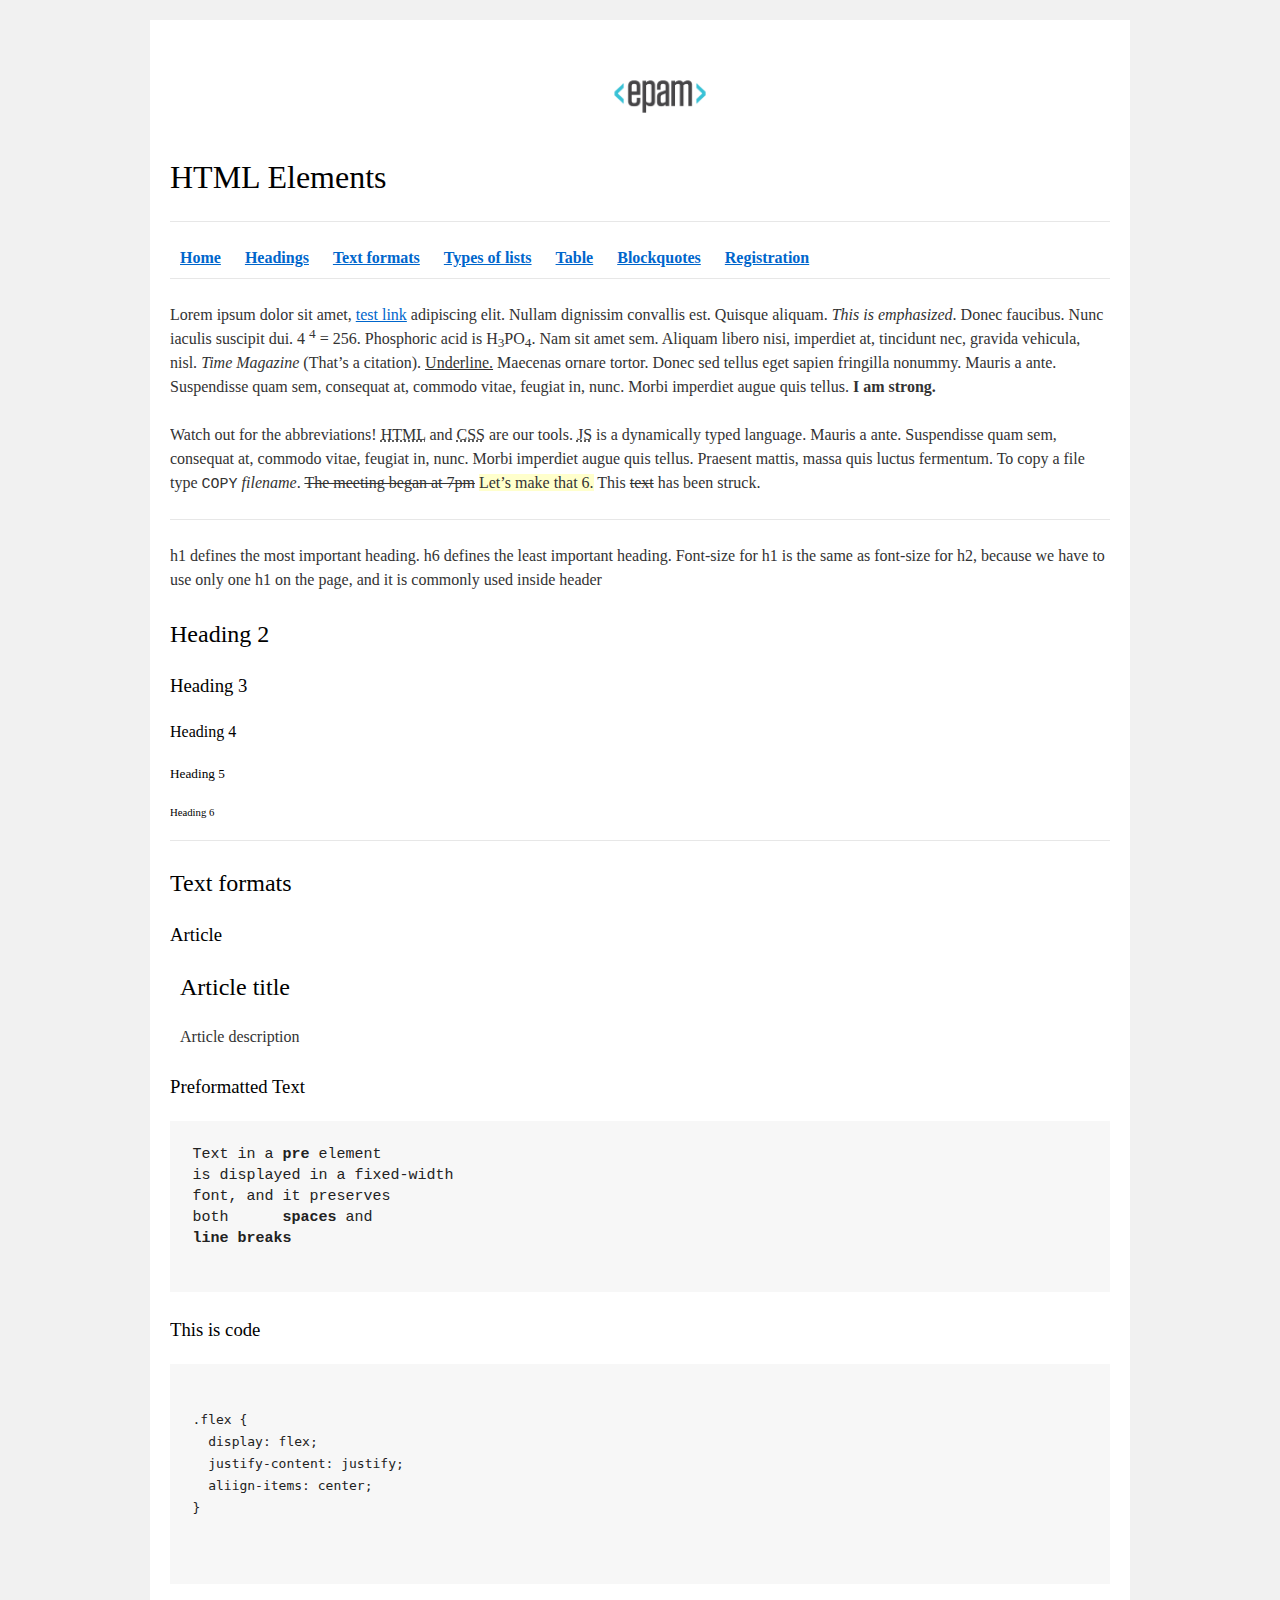
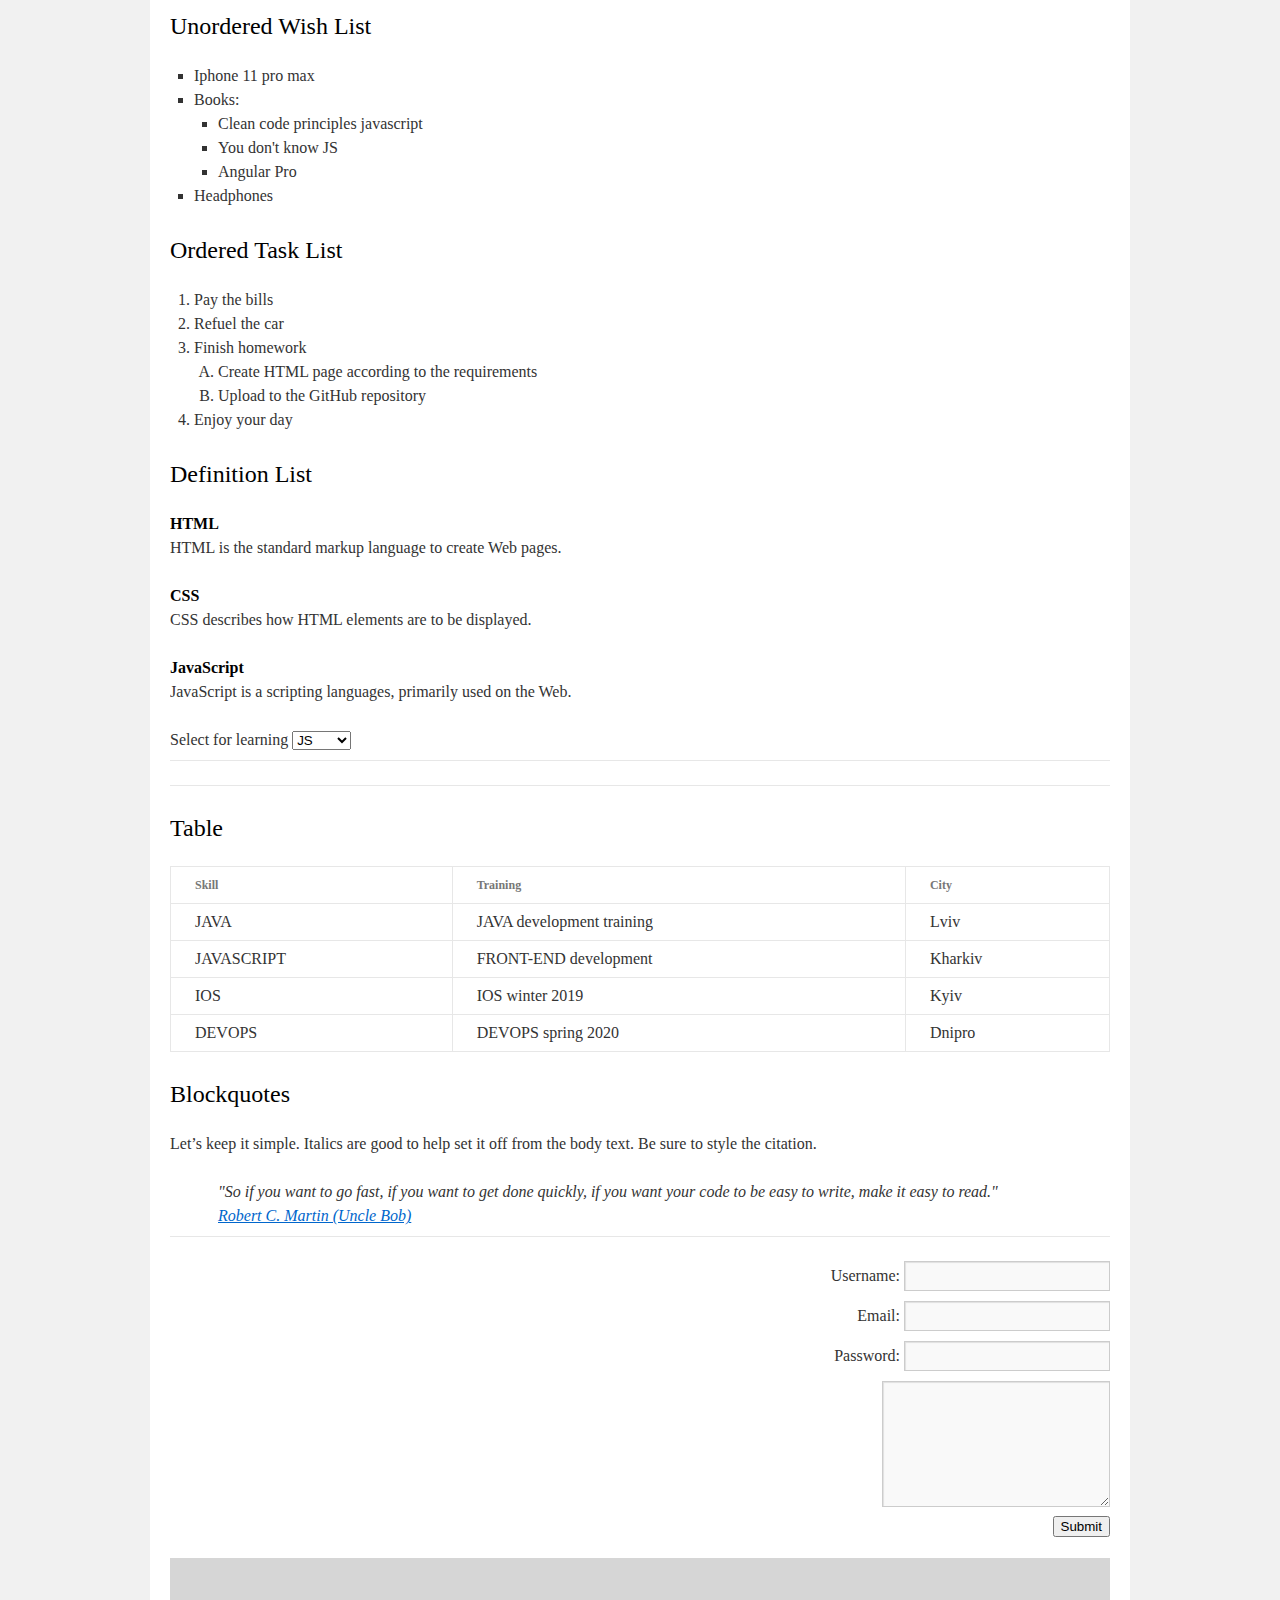
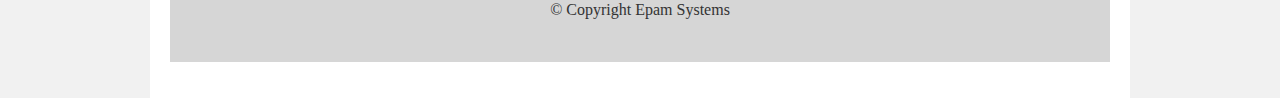
<file: FL12_HW1/homework/index.html>
<!DOCTYPE html>
<html lang="en">

<head>
  <meta charset="utf-8">
  <title>HTML Basics</title>
  <link rel="stylesheet" href="style.css">
</head>

<body>
  <div id="wrapper">
    <div id="main">
      <div id="container">
        <div id="content" role="main">

          <header>
            <img src="logo.png" alt="EPAM">
            <h1>HTML Elements</h1>
            <hr>
            <nav>
              <a href="#Home"><b>Home</b></a>
              <a href="#Headings"><b>Headings</b></a>
              <a href="#TextFormats"><b>Text formats</b></a>
              <a href="#TypesOfLists"><b>Types of lists</b></a>
              <a href="#Table"><b>Table</b></a>
              <a href="#Blockquotes"><b>Blockquotes</b></a>
              <a href="#Registration"><b>Registration</b></a>
            </nav>
          </header>
          <hr>
          <div>
            <div id="Home">
              <p>
                Lorem ipsum dolor sit amet, <a href="#">test link</a> adipiscing elit.
                Nullam dignissim convallis est. Quisque aliquam.
                <em>This is emphasized</em>. Donec faucibus. Nunc iaculis suscipit dui.
                4 <sup>4</sup> = 256.
                Phosphoric acid is H<sub>3</sub>PO<sub>4</sub>.
                Nam sit amet sem. Aliquam libero nisi, imperdiet at, tincidunt nec, gravida vehicula, nisl.
                <i>Time Magazine</i> (That’s a citation). <u>Underline.</u>
                Maecenas ornare tortor. Donec sed tellus eget sapien fringilla nonummy. Mauris a ante. Suspendisse quam
                sem, consequat at, commodo vitae, feugiat in, nunc. Morbi imperdiet augue quis tellus.
                <strong>I am strong.</strong>
              </p>
              <p>
                Watch out for the abbreviations! <abbr title="Hyper Text Markup Language">HTML</abbr>
                and <abbr title="Cascading Style Sheets">CSS</abbr> are our tools.
                <abbr title="JavaScript">JS</abbr> is a dynamically typed language. Mauris a ante.
                Suspendisse quam sem, consequat at, commodo vitae, feugiat in, nunc. Morbi imperdiet augue
                quis tellus. Praesent mattis, massa quis luctus fermentum.
                To copy a file type <kbd>COPY</kbd> <em>filename</em>.
                <del>The meeting began at 7pm</del>
                <ins>Let’s make that 6.</ins>
                This <s>text</s> has been struck.
              </p>
            </div>
            <hr>
            <section id="Headings">
              <p>
                h1 defines the most important heading. h6 defines the least important heading.
                Font-size for h1 is the same as font-size for h2, because we have to use only one h1 on the page,
                and it is commonly used inside header
              </p>
              <h2>Heading 2</h2>
              <h3>Heading 3</h3>
              <h4>Heading 4</h4>
              <h5>Heading 5</h5>
              <h6>Heading 6</h6>
            </section>
            <hr>
            <section id="TextFormats">
              <h2>Text formats</h2>
              <h3>Article</h3>
              <article>
                <h2>Article title</h2>
                <p>Article description</p>
              </article>
              <h3>Preformatted Text</h3>
              <pre>
Text in a <b>pre</b> element
is displayed in a fixed-width
font, and it preserves
both      <b>spaces</b> and
<b>line breaks</b>
              </pre>
              <h3>This is code</h3>
              <pre>
                        <code>
.flex {
  display: flex;
  justify-content: justify;
  aliign-items: center;
}
                        </code>
              </pre>
            </section>

            <section id="TypesOfLists">
              <h2>Unordered Wish List</h2>
              <ul>
                <li>Iphone 11 pro max</li>
                <li>Books:
                  <ul>
                    <li>Clean code principles javascript</li>
                    <li>You don't know JS</li>
                    <li>Angular Pro</li>
                  </ul>
                </li>
                <li>Headphones</li>
              </ul>

              <h2>Ordered Task List</h2>
              <ol>
                <li>Pay the bills</li>
                <li>Refuel the car</li>
                <li>Finish homework
                  <ol>
                    <li>Create HTML page according to the requirements</li>
                    <li>Upload to the GitHub repository</li>
                  </ol>
                </li>
                <li>Enjoy your day</li>
              </ol>

              <h2>Definition List</h2>
              <dl>
                <dt>HTML</dt>
                <dd>HTML is the standard markup language to create Web pages.</dd>
                <dt>CSS</dt>
                <dd>CSS describes how HTML elements are to be displayed.</dd>
                <dt>JavaScript</dt>
                <dd>JavaScript is a scripting languages, primarily used on the Web.</dd>
              </dl>

              <label for="Web">Select for learning</label>
              <select name="SelectForLearning" id="Web">
                <option value="JS">JS</option>
                <option value="HTML">HTML</option>
                <option value="CSS">CSS</option>
              </select>
            </section>
            <hr>
            <hr>
            <section id="Table">
              <h2>Table</h2>
              <table>
                <tr>
                  <th>Skill</th>
                  <th>Training</th>
                  <th>City</th>
                </tr>
                <tr>
                  <td>JAVA</td>
                  <td>JAVA development training</td>
                  <td>Lviv</td>
                </tr>
                <tr>
                  <td>JAVASCRIPT</td>
                  <td>FRONT-END development</td>
                  <td>Kharkiv</td>
                </tr>
                <tr>
                  <td>IOS</td>
                  <td>IOS winter 2019</td>
                  <td>Kyiv</td>
                </tr>
                <tr>
                  <td>DEVOPS</td>
                  <td>DEVOPS spring 2020</td>
                  <td>Dnipro</td>
                </tr>
              </table>
            </section>

            <section id="Blockquotes">
              <h2>Blockquotes</h2>
              <p>Let’s keep it simple. Italics are good to help set it off from the body text.
                Be sure to style the citation.</p>
              <blockquote cite="#">
                "So if you want to go fast, if you want to get done quickly,
                if you want your code to be easy to write, make it easy to read."<br>
                <a href="#">Robert C. Martin (Uncle Bob)</a>
              </blockquote>
            </section>
            <hr>
            <div id="Registration">
              <form action="" id="usrform">
                <label for="Username">Username:</label>
                <input type="text" name="Username" id="Username" required><br>
                <label for="Email">Email:</label>
                <input type="email" name="Email" id="Email" required><br>
                <label for="Password">Password:</label>
                <input type="password" name="Password" id="Password" required><br>
                <textarea name="comment" form="usrform" rows="5" cols="23"></textarea><br>
                <button type="submit">Submit</button>
              </form>
            </div>
          </div>

          <footer>
            <span>&copy; Copyright Epam Systems</span>
          </footer>

        </div>
      </div>
    </div>
  </div>
</body>

</html>
</file>
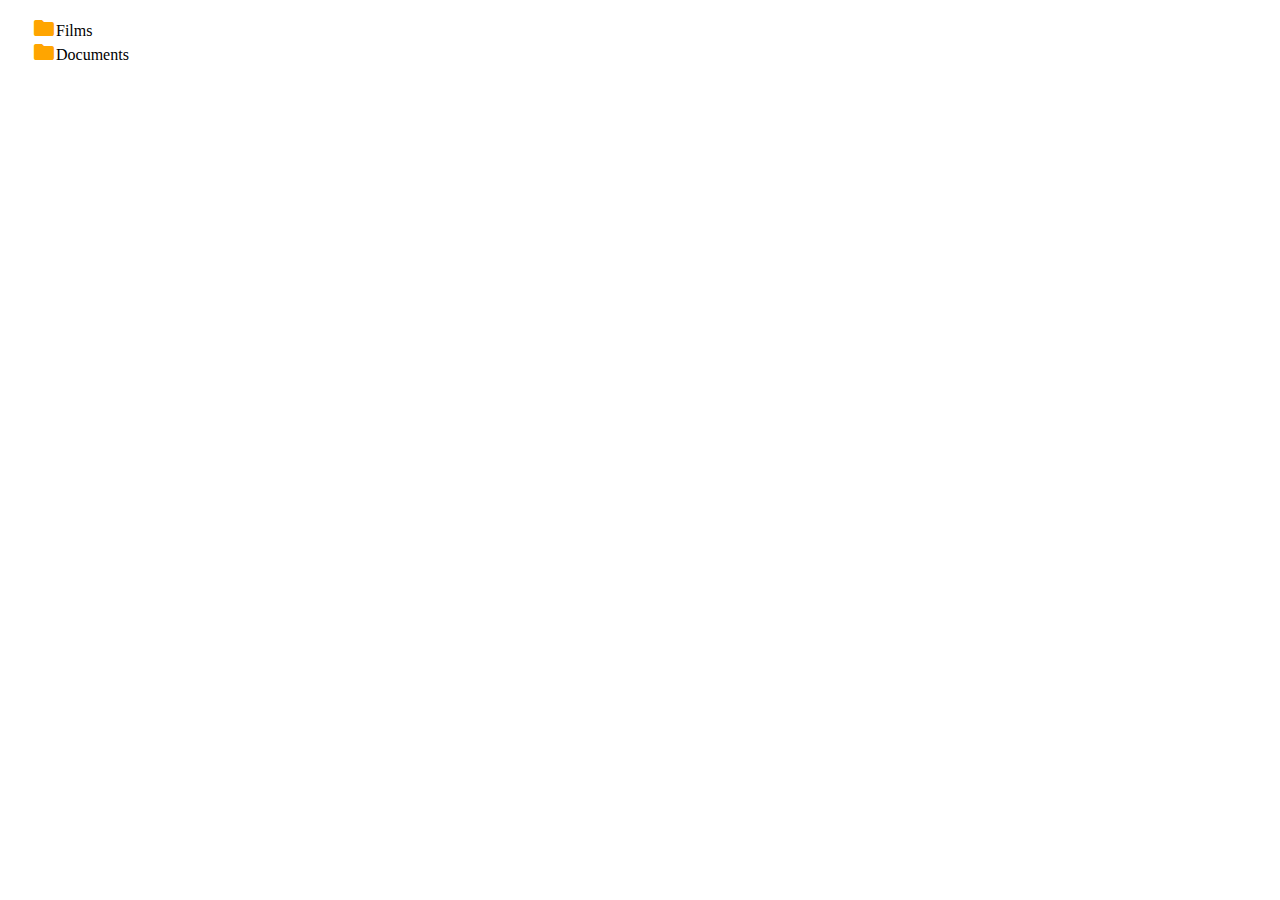
<file: FL12_HW11/homework/index.html>
<!-- DO NOT MODIFY THIS FILE -->
<!DOCTYPE html>
<html lang="en">
<head>
  <meta charset="UTF-8">
  <title>Homework 11 - DOM</title>
  <link rel="stylesheet" href="material-icons/material-icons.css">
  <link rel="stylesheet" href="styles.css">
</head>
<body>
  <div id="root"></div>
  <script src="app.js"></script>
</body>
</html>
</file>
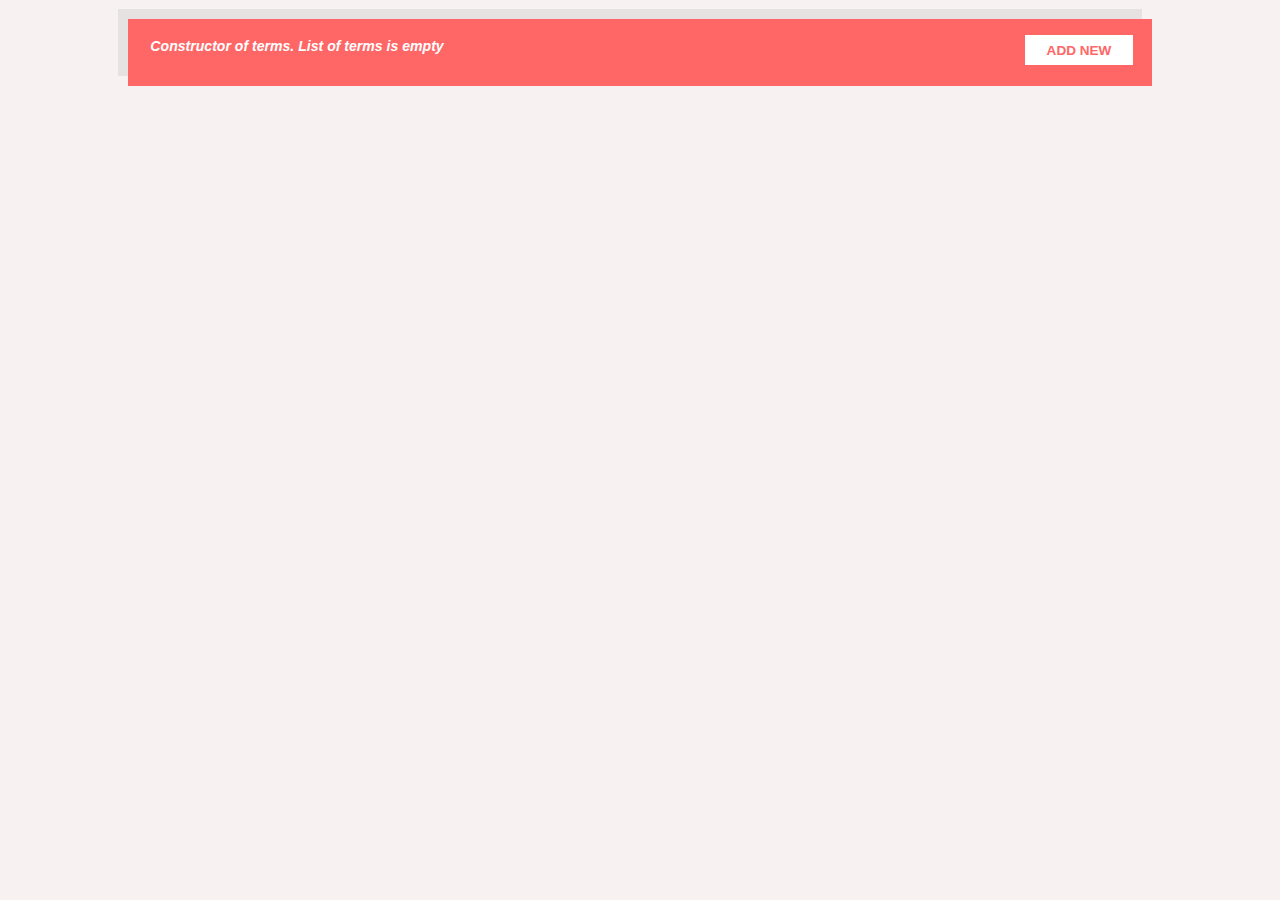
<file: FL12_HW12/homework/index.html>
<!DOCTYPE html>
<html lang="en">
<head>
  <meta charset="UTF-8">
  <title>Homework 12 - Simple TODO List</title>
  <link rel="stylesheet" href="./assets/styles.css">
</head>
<body>
  <div id="root"></div>

  <script src="./src/app.js"></script>
</body>
</html>
</file>
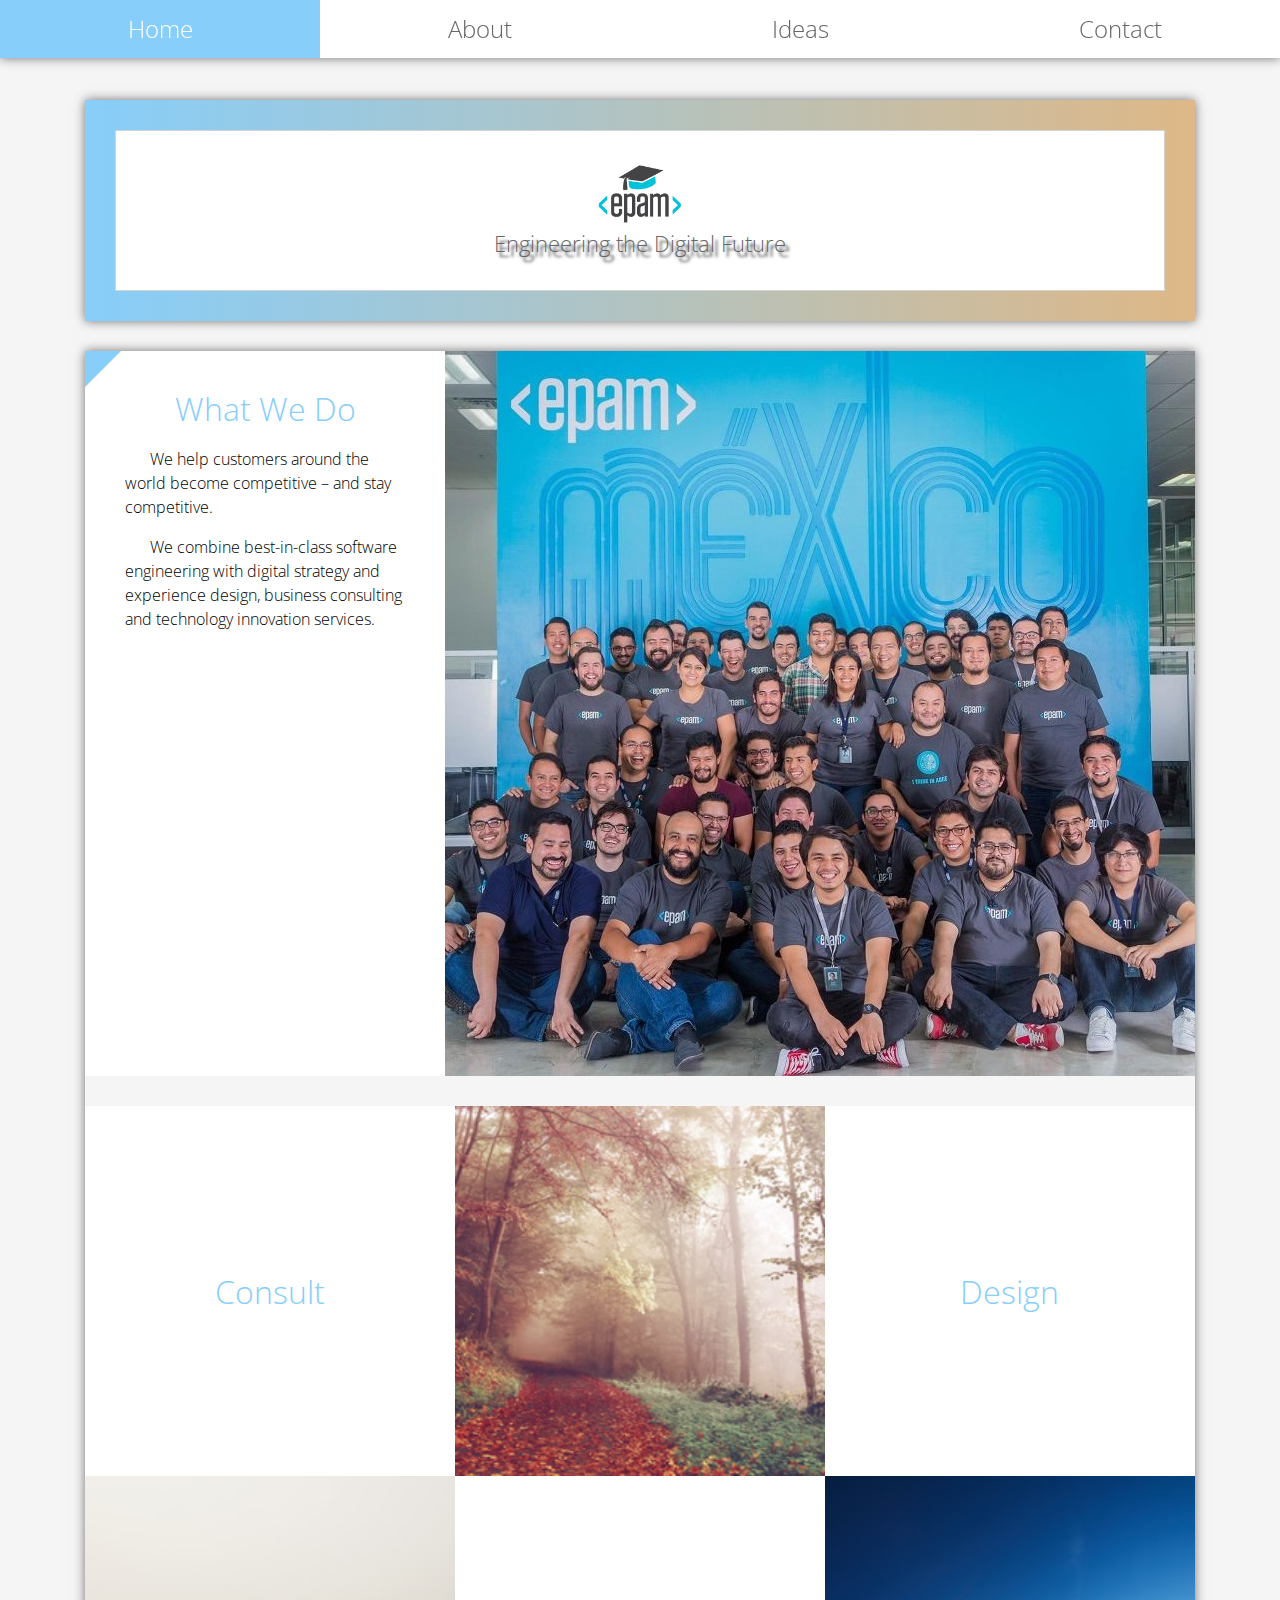
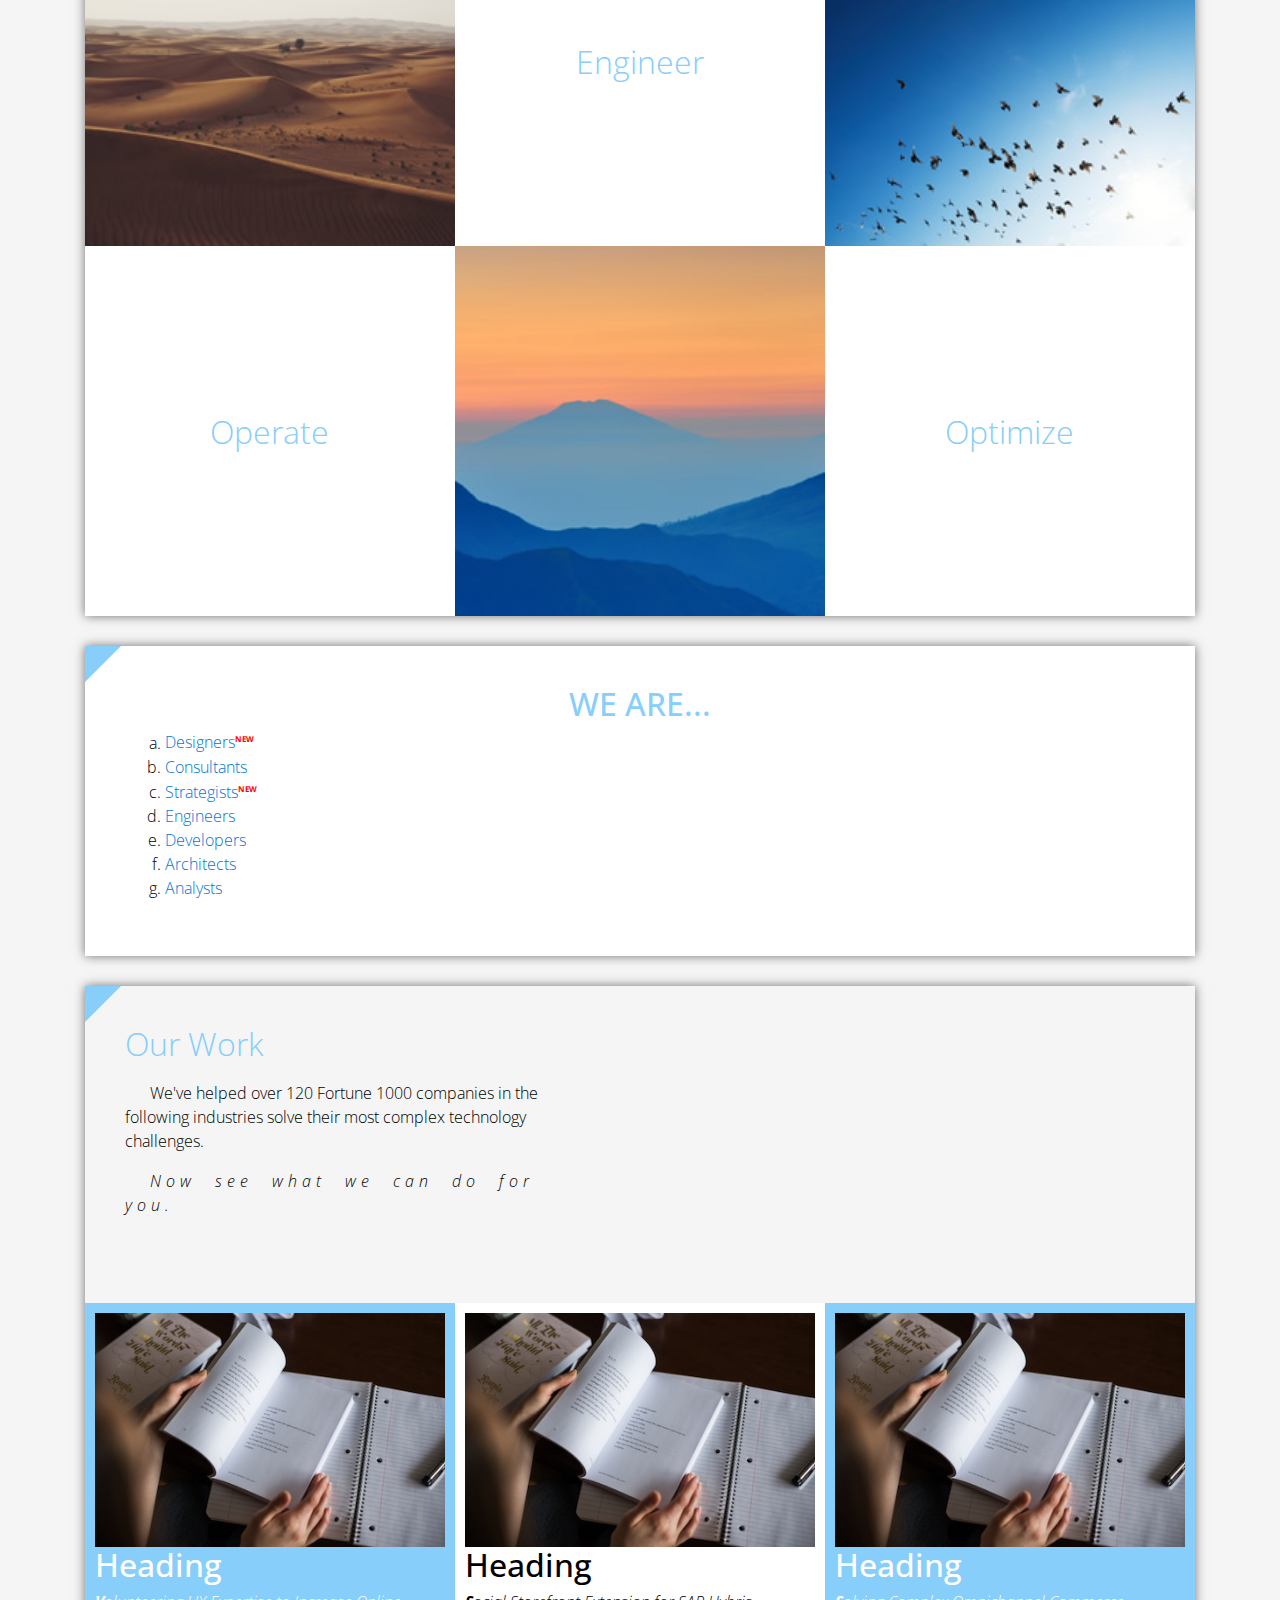
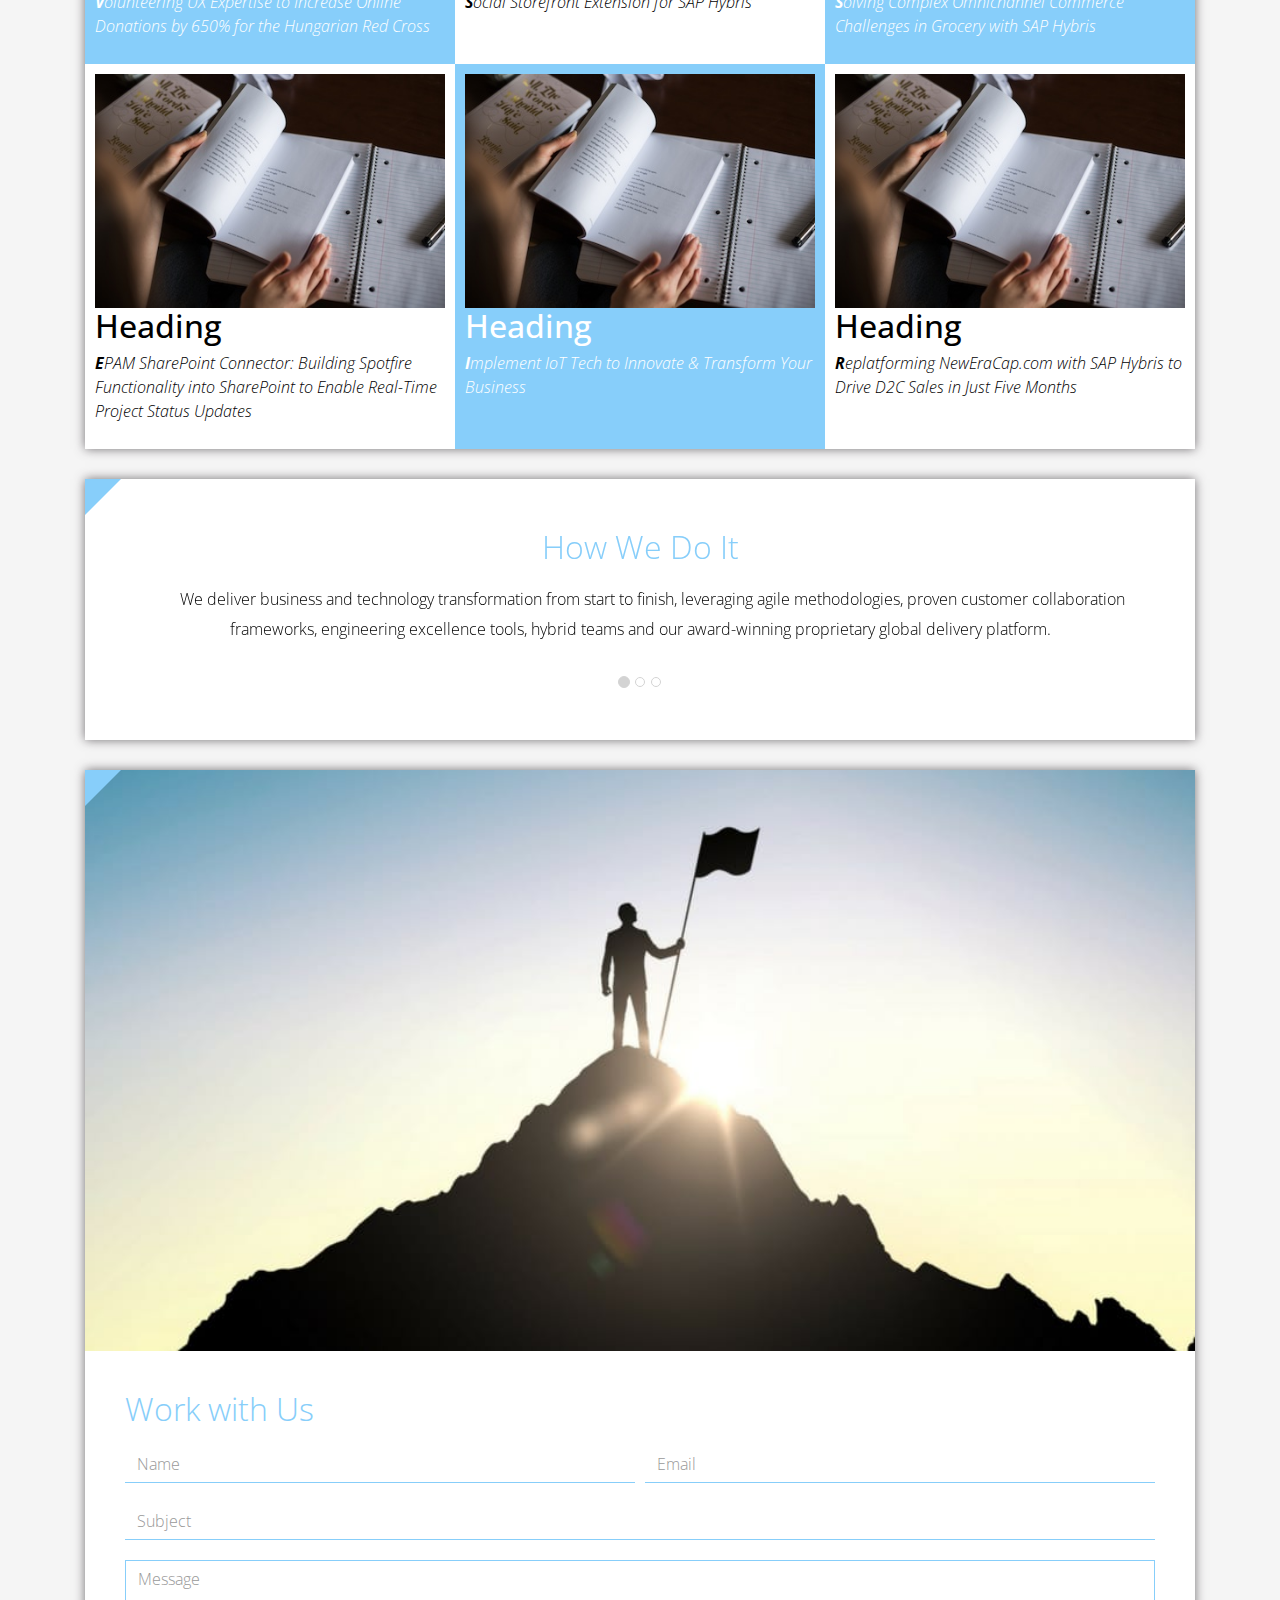
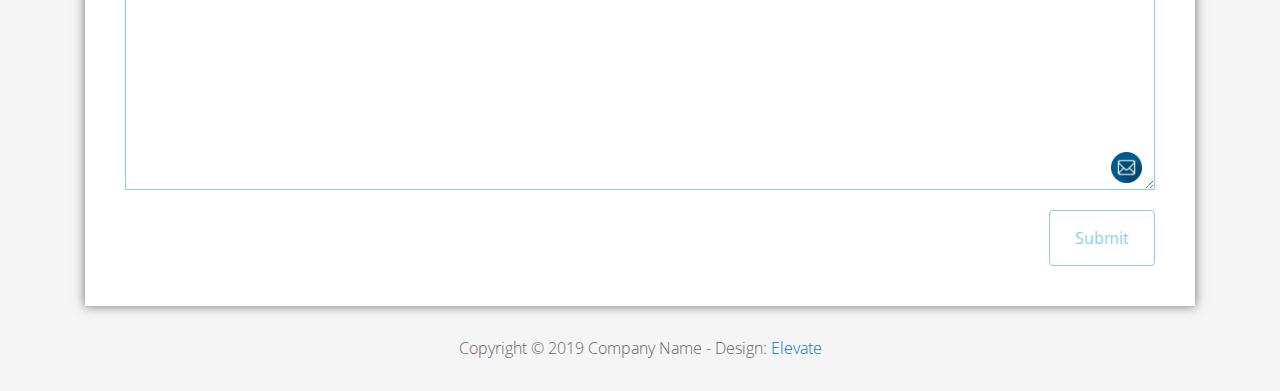
<file: FL12_HW2/homework/index.html>
<!DOCTYPE html>
<html lang="en">
<head>
  <meta charset="utf-8">
  <meta http-equiv="X-UA-Compatible" content="IE=edge">
  <meta name="viewport" content="width=device-width, initial-scale=1">

  <title>CSS Basics HW</title>



  <!-- load stylesheets -->
  <link rel="stylesheet" href="http://fonts.googleapis.com/css?family=Open+Sans:300,400">
  <!-- Google web font "Open Sans" -->
  <link rel="stylesheet" href="css/bootstrap.min.css">
  <!-- Bootstrap style -->
  <link rel="stylesheet" href="css/general.css">
  <link rel="stylesheet" href="css/style.css">
  <!-- Templatemo style -->
</head>

<body>
<div class="container">

  <div class="tm-sidebar">
    <nav class="tm-main-nav">
      <ul>
        <li class="tm-nav-item"><a href="#home" class="tm-nav-item-link">Home</a></li>
        <li class="tm-nav-item"><a href="#about" class="tm-nav-item-link">About</a></li>
        <li class="tm-nav-item"><a href="#ideas" class="tm-nav-item-link">Ideas</a></li>
        <li class="tm-nav-item"><a href="#contact" class="tm-nav-item-link">Contact</a></li>
      </ul>
    </nav>
  </div>

  <div class="tm-main-content">

    <div id="home" class="tm-content-box tm-content-header margin-b-10">
      <div class="tm-banner">
        <div class="tm-banner-inner">
          <img src="img/epam_logo.png" width="100" alt="">
          <p class="tm-banner-text">Engineering the Digital Future</p>
        </div>
      </div>
    </div>

    <section>
      <div class="tm-content-box flex-2-col">

        <div class="padding-medium flex-item tm-team-description-container flex-item">
          <h2 class="tm-section-title">What We Do</h2>
          <p class="tm-section-description">We help customers around the world become competitive – and stay competitive.</p>
          <p class="tm-section-description"> We combine best-in-class software engineering with digital strategy and experience design, business consulting and technology innovation services.</p>
        </div>
        <div class="flex-item tm-team-img">
          <img src="img/epam-mexico.jpg" alt="epam-mexico">
        </div>

      </div>

      <div id="about" class="tm-content-box">

        <ul class="boxes gallery-container">
          <li class="box box-bg">
            <h2 class="tm-section-title tm-section-title-box tm-box-bg-title">Consult</h2>
          </li>
          <li class="box">
            <a href="img/idea-large-01.jpg">
              <img src="img/idea-01.jpg" alt="Image" class="img-fluid thumbnail box-img">
            </a>
          </li>
          <li class="box box-bg">
            <h2 class="tm-section-title tm-section-title-box tm-box-bg-title">Design</h2>
          </li>
          <li class="box">
            <a href="img/idea-large-02.jpg">
              <img src="img/idea-02.jpg" alt="Image" class="img-fluid thumbnail box-img">
            </a>
          </li>
          <li class="box box-bg">
            <h2 class="tm-section-title tm-section-title-box tm-box-bg-title">Engineer</h2>
          </li>
          <li class="box">
            <a href="img/idea-large-03.jpg">
              <img src="img/idea-03.jpg" alt="Image" class="img-fluid thumbnail box-img">
            </a>
          </li>
          <li class="box box-bg">
            <h2 class="tm-section-title tm-section-title-box tm-box-bg-title">Operate</h2>
          </li>
          <li class="box">
            <a href="img/idea-large-04.jpg">
              <img src="img/idea-04.jpg" alt="Image" class="img-fluid thumbnail box-img">
            </a>
          </li>
          <li class="box box-bg">
            <h2 class="tm-section-title tm-section-title-box tm-box-bg-title">Optimize</h2>
          </li>
        </ul>

      </div>

    </section>

    <!-- slider -->
    <section class="heading tm-content-box">
      <div class="padding-medium">
        <h2> WE ARE...</h2>
        <ol>
          <li><a href="index.html" class="text">Designers</a></li>
          <li><a href="index.html">Consultants</a></li>
          <li><a href="#" class="text">Strategists</a></li>
          <li><a href="#">Engineers</a></li>
          <li><a href="#">Developers</a></li>
          <li><a href="#">Architects</a></li>
          <li><a href="#">Analysts</a></li>
        </ol>
      </div>
    </section>

    <section class="blocks">
      <div class="padding-medium flex-item tm-team-description-container">
        <h2 class="tm-section-title">Our Work</h2>
        <p class="tm-section-description">We've helped over 120 Fortune 1000 companies in the following industries solve their most complex technology challenges. </p>
        <p class="tm-section-description"> Now see what we can do for you.</p>
      </div>
      <div class="tm-content-box flex-2-col">
      </div>
      <div  class="tm-content-box">
        <ul class="boxes gallery-container">
          <li class="box box-work">
            <img src="img/study.jpeg" alt="Image" class="img-fluid">
            <div>
              <h2>Heading</h2>
              <p>Volunteering UX Expertise to Increase Online Donations by 650% for the Hungarian Red Cross</p>
            </div>
          </li>
          <li class="box box-work">
            <img src="img/study.jpeg" alt="Image" class="img-fluid">
            <div>
              <h2>Heading</h2>
              <p>Social Storefront Extension for SAP Hybris</p>
            </div>
          </li>
          <li class="box box-work">
            <img src="img/study.jpeg" alt="Image" class="img-fluid">
            <div>
              <h2>Heading</h2>
              <p>Solving Complex Omnichannel Commerce Challenges in Grocery with SAP Hybris</p>
            </div>
          </li>
          <li class="box box-work">
            <img src="img/study.jpeg" alt="Image" class="img-fluid">
            <div>
              <h2>Heading</h2>
              <p>EPAM SharePoint Connector: Building Spotfire Functionality into SharePoint to Enable Real-Time Project Status Updates</p>
            </div>
          </li>
          <li class="box box-work">
            <img src="img/study.jpeg" alt="Image" class="img-fluid">
            <div>
              <h2>Heading</h2>
              <p>Implement IoT Tech to Innovate &amp; Transform Your Business</p>
            </div>
          </li>
          <li class="box box-work">
            <img src="img/study.jpeg" alt="Image" class="img-fluid">
            <div>
              <h2>Heading</h2>
              <p>Replatforming NewEraCap.com with SAP Hybris to Drive D2C Sales in Just Five Months</p>
            </div>
          </li>
        </ul>

      </div>
    </section>

    <section id="ideas">
      <div id="tmCarousel" class="carousel slide tm-content-box" data-ride="carousel">

        <ol class="carousel-indicators">
          <li data-target="#tmCarousel" data-slide-to="0" class="active"></li>
          <li data-target="#tmCarousel" data-slide-to="1" class=""></li>
          <li data-target="#tmCarousel" data-slide-to="2" class=""></li>
        </ol>

        <div class="carousel-inner" role="listbox">

          <div class="carousel-item active">
            <div class="carousel-content">
              <div class="flex-item">
                <h2 class="tm-section-title">How We Do It</h2>
                <p class="tm-section-description carousel-description">We deliver business and technology transformation from start to finish, leveraging agile methodologies, proven customer collaboration frameworks, engineering excellence tools, hybrid teams and our award-winning proprietary global delivery platform.</p>
              </div>
            </div>
          </div>

          <div class="carousel-item">
            <div class="carousel-content">
              <div class="flex-item">
                <h2 class="tm-section-title">Our Clients</h2>
                <p class="tm-section-description carousel-description">Lorem ipsum dolor sit amet,
                  consectetur adipiscing elit. Quisque vel nisi pharetra nibh varius pharetra ac
                  sagittis nisi. Etiam pharetra vestibulum hendrerit. Pellentesque interdum metus
                  sed massa rutrum.</p>
              </div>
            </div>
          </div>

          <div class="carousel-item">
            <div class="carousel-content">
              <div class="flex-item">
                <h2 class="tm-section-title">Our Projects</h2>
                <p class="tm-section-description carousel-description">Donec ex libero, fringilla
                  vitae purus sit amet, rhoncus pharetra lorem. Pellentesque id sem id lacus
                  ultricies vehicula. Aliquam rutrum mi non. Pellentesque interdum metus sed massa
                  rutrum.</p>
              </div>
            </div>
          </div>

        </div>

      </div>
    </section>

    <section class="tm-content-box">
      <img src="img/contact-us.jpg" alt="Contact image" class="img-fluid img-contact-us">

      <div id="contact" class="padding-medium">
        <h2 class="tm-section-title">Work with Us</h2>
        <form action="#contact" method="get" class="contact-form">

          <div class="form-group col-xs-12 col-sm-12 col-md-6 col-lg-6 form-group-2-col-left">
            <input type="text" id="contact_name" name="contact_name" class="form-control"
                   placeholder="Name" required/>
          </div>
          <div class="form-group col-xs-12 col-sm-12 col-md-6 col-lg-6 form-group-2-col-right mandatory-field">
            <input type="email" id="contact_email" name="contact_email" class="form-control"
                   placeholder="Email" required/>
          </div>
          <div class="form-group">
            <input type="text" id="contact_subject" name="contact_subject" class="form-control"
                   placeholder="Subject" required/>
          </div>
          <div class="form-group">
            <textarea id="contact_message" name="contact_message" class="form-control" rows="9"
                      placeholder="Message" required></textarea>
          </div>

          <button type="submit" class="btn btn-primary submit-btn">Submit</button>

        </form>
      </div>
    </section>

    <footer class="tm-footer">
      <p class="text-xs-center">Copyright &copy; 2019 Company Name

        - Design: <a rel="nofollow" href="http://www.templatemo.com/tm-481-elevate"
                     target="_parent">Elevate</a></p>
    </footer>

  </div>

</div>

</body>
</html>
</file>
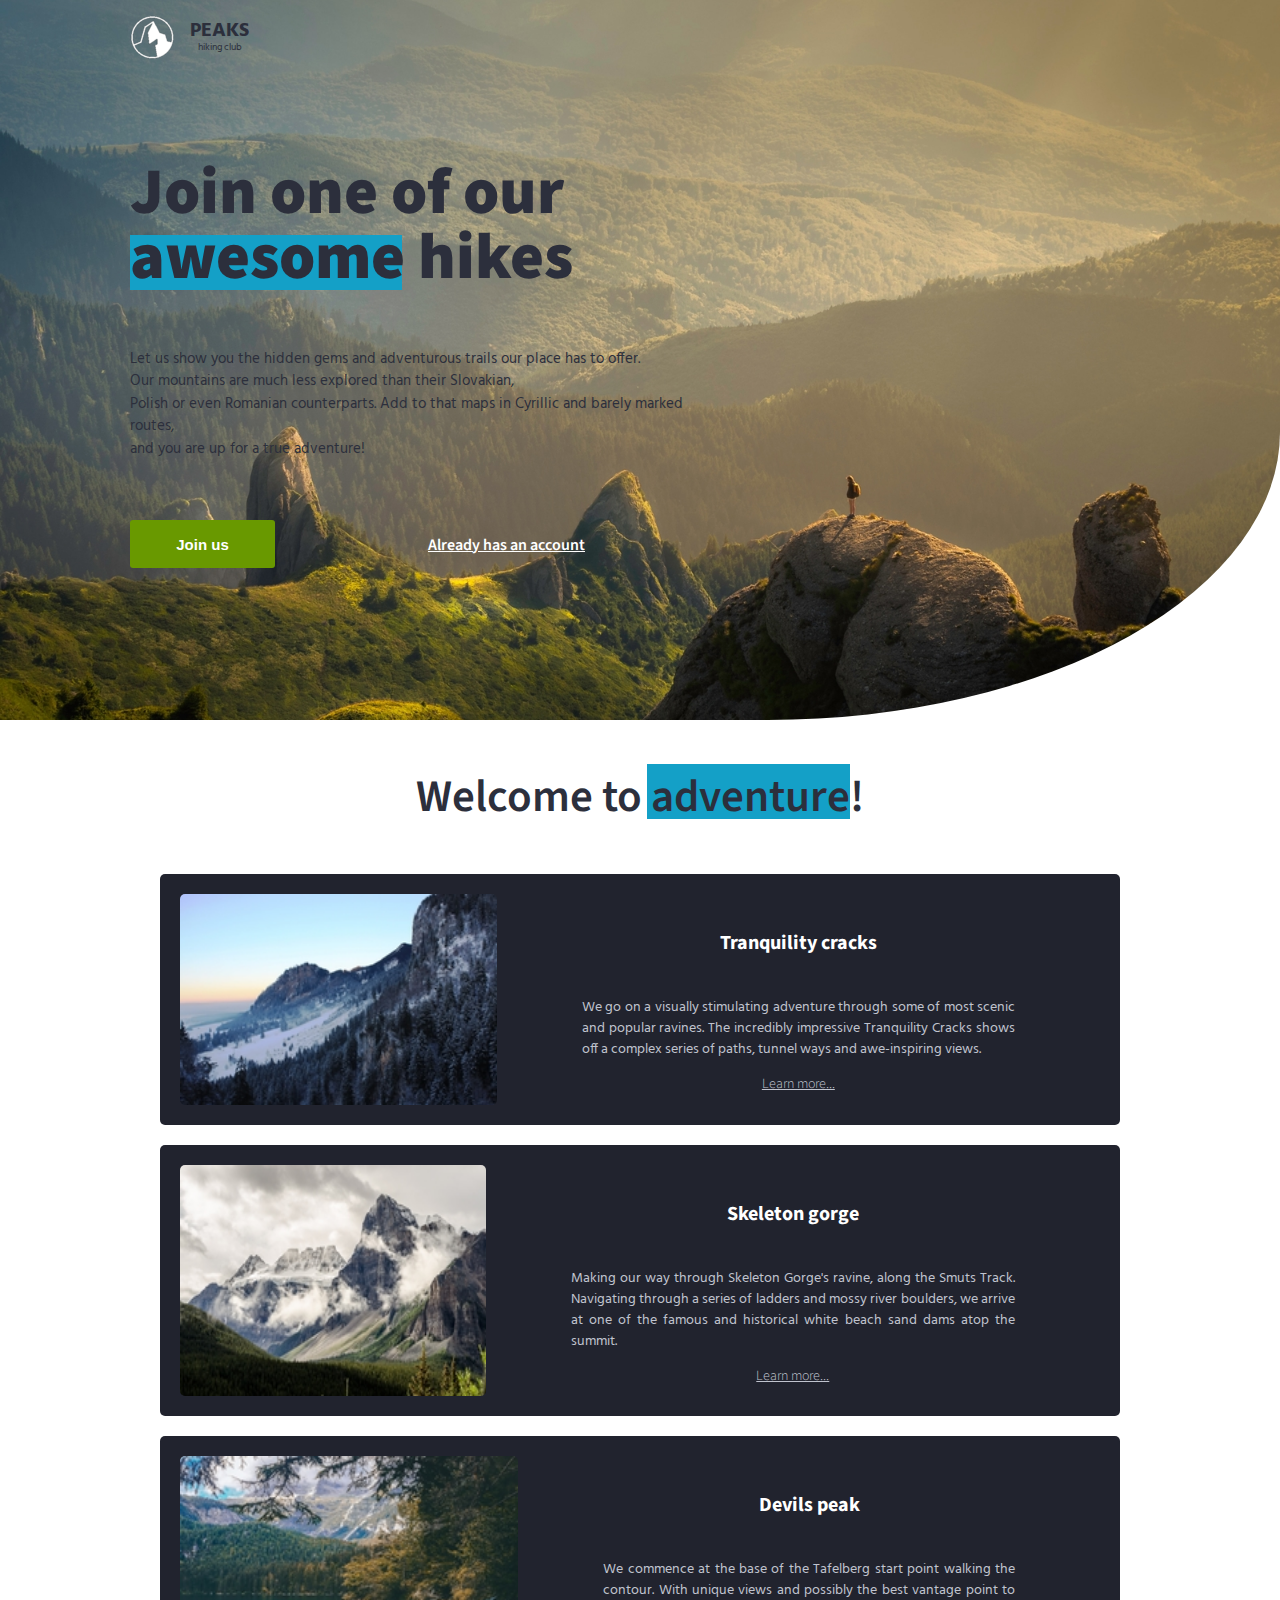
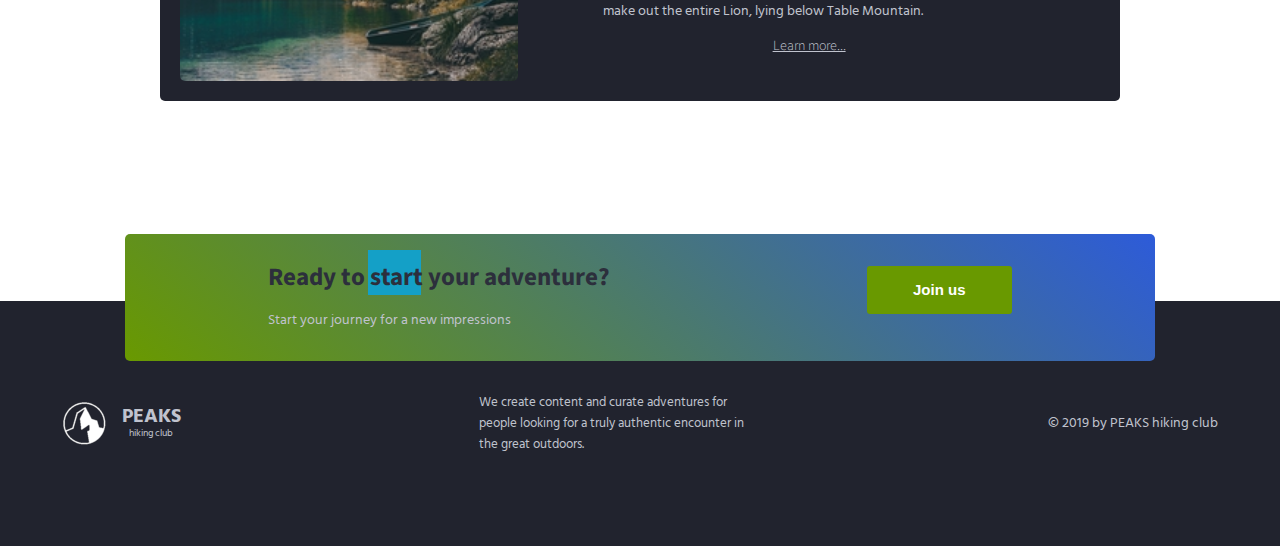
<file: FL12_HW3/homework/index.html>
<!DOCTYPE html>
<html lang="en">

<head>
    <meta charset="UTF-8">
    <meta name="viewport" content="width=device-width, initial-scale=1.0">
    <meta http-equiv="X-UA-Compatible" content="ie=edge">
    <link href="https://fonts.googleapis.com/css?family=Hind:400,600%7CSource+Sans+Pro:400,600,700%7CFresca"
          rel="stylesheet"/>

    <!-- Styles should be switched here: -->

    <link rel="stylesheet" type="text/css" href="css/style1.css">
    <!--     <link rel="stylesheet" type="text/css" href="css/style2.css">-->

    <title>PEAKS hiking club</title>
</head>

<body>
<header class="header">
    <div class="header-wrap">
        <div class="landing-logo">
            <img src="img/m-logo.png" alt="logo"/>
            <p>PEAKS<span>hiking club</span></p>
        </div>
        <p class="header_heading">
            Join one of our awesome hikes
        </p>
        <p class="header_text">
            Let us show you the hidden gems and adventurous trails our place has to offer.
            Our mountains are much less explored than their Slovakian,
            Polish or even Romanian counterparts. Add to that maps in Cyrillic and barely marked routes,
            and you are up for a true adventure!
        </p>
        <div>
            <button class="header_button">Join us</button>
            <a href="#" class="login">Already has an account</a>
        </div>
    </div>
</header>
<main class="section">
    <p class="section_text">
        Welcome to adventure!
    </p>
    <div class="section_card_wrap">
        <div class="section_card">
            <img class="section_card_img"
                 src="img/m-1.jpg"
                 alt="experts"/>
            <div class="section_card_right_container">
                <p class="section_card_heading">
                    Tranquility cracks
                </p>
                <p class="section_card_text">
                    We go on a visually stimulating adventure through some of most scenic and popular ravines.
                    The incredibly impressive Tranquility Cracks shows off a complex series of paths, tunnel ways and
                    awe-inspiring views.
                </p>
                <a href="#" class="section_link">Learn more...</a>
            </div>
        </div>
        <div class="section_card">
            <img class="section_card_img"
                 src="img/m-2.jpg"
                 alt="content formats"/>
            <div class="section_card_right_container">
                <p class="section_card_heading">
                    Skeleton gorge
                </p>
                <p class="section_card_text">
                    Making our way through Skeleton Gorge's ravine, along the Smuts Track.
                    Navigating through a series of ladders and mossy river boulders, we arrive at one of the famous and
                    historical white beach sand dams atop the summit.
                </p>
                <a href="#" class="section_link">Learn more...</a>
            </div>
        </div>
        <div class="section_card">
            <img class="section_card_img"
                 src="img/m-3.jpg"
                 alt="certificate"/>
            <div class="section_card_right_container">
                <p class="section_card_heading">
                    Devils peak
                </p>
                <p class="section_card_text">
                    We commence at the base of the Tafelberg start point walking the contour.
                    With unique views and possibly the best vantage point to make out the entire Lion, lying below Table
                    Mountain.
                </p>
                <a href="#" class="section_link">Learn more...</a>
            </div>
        </div>
    </div>
    <div class="section_banner">
        <div class="section_banner_text_wrap">
            <p class="section_banner_heading">
                Ready to start your adventure?
            </p>
            <p class="section_banner_text">
                Start your journey for a new impressions
            </p>
        </div>
        <button class="section_banner_button">Join us</button>
    </div>
</main>
<footer class="footer">
    <div class="footer-wrap">
        <div class="footer_logo landing-logo">
            <img src="img/m-logo.png" alt="logo"/>
            <p>PEAKS<span>hiking club</span></p>
        </div>
        <p class="footer_text">
            We create content and curate adventures for people looking for a truly authentic encounter in the great
            outdoors.
        </p>
        <span class="footer-cr">
          &copy; 2019 by PEAKS hiking club
        </span>
    </div>
</footer>
</body>

</html>
</file>
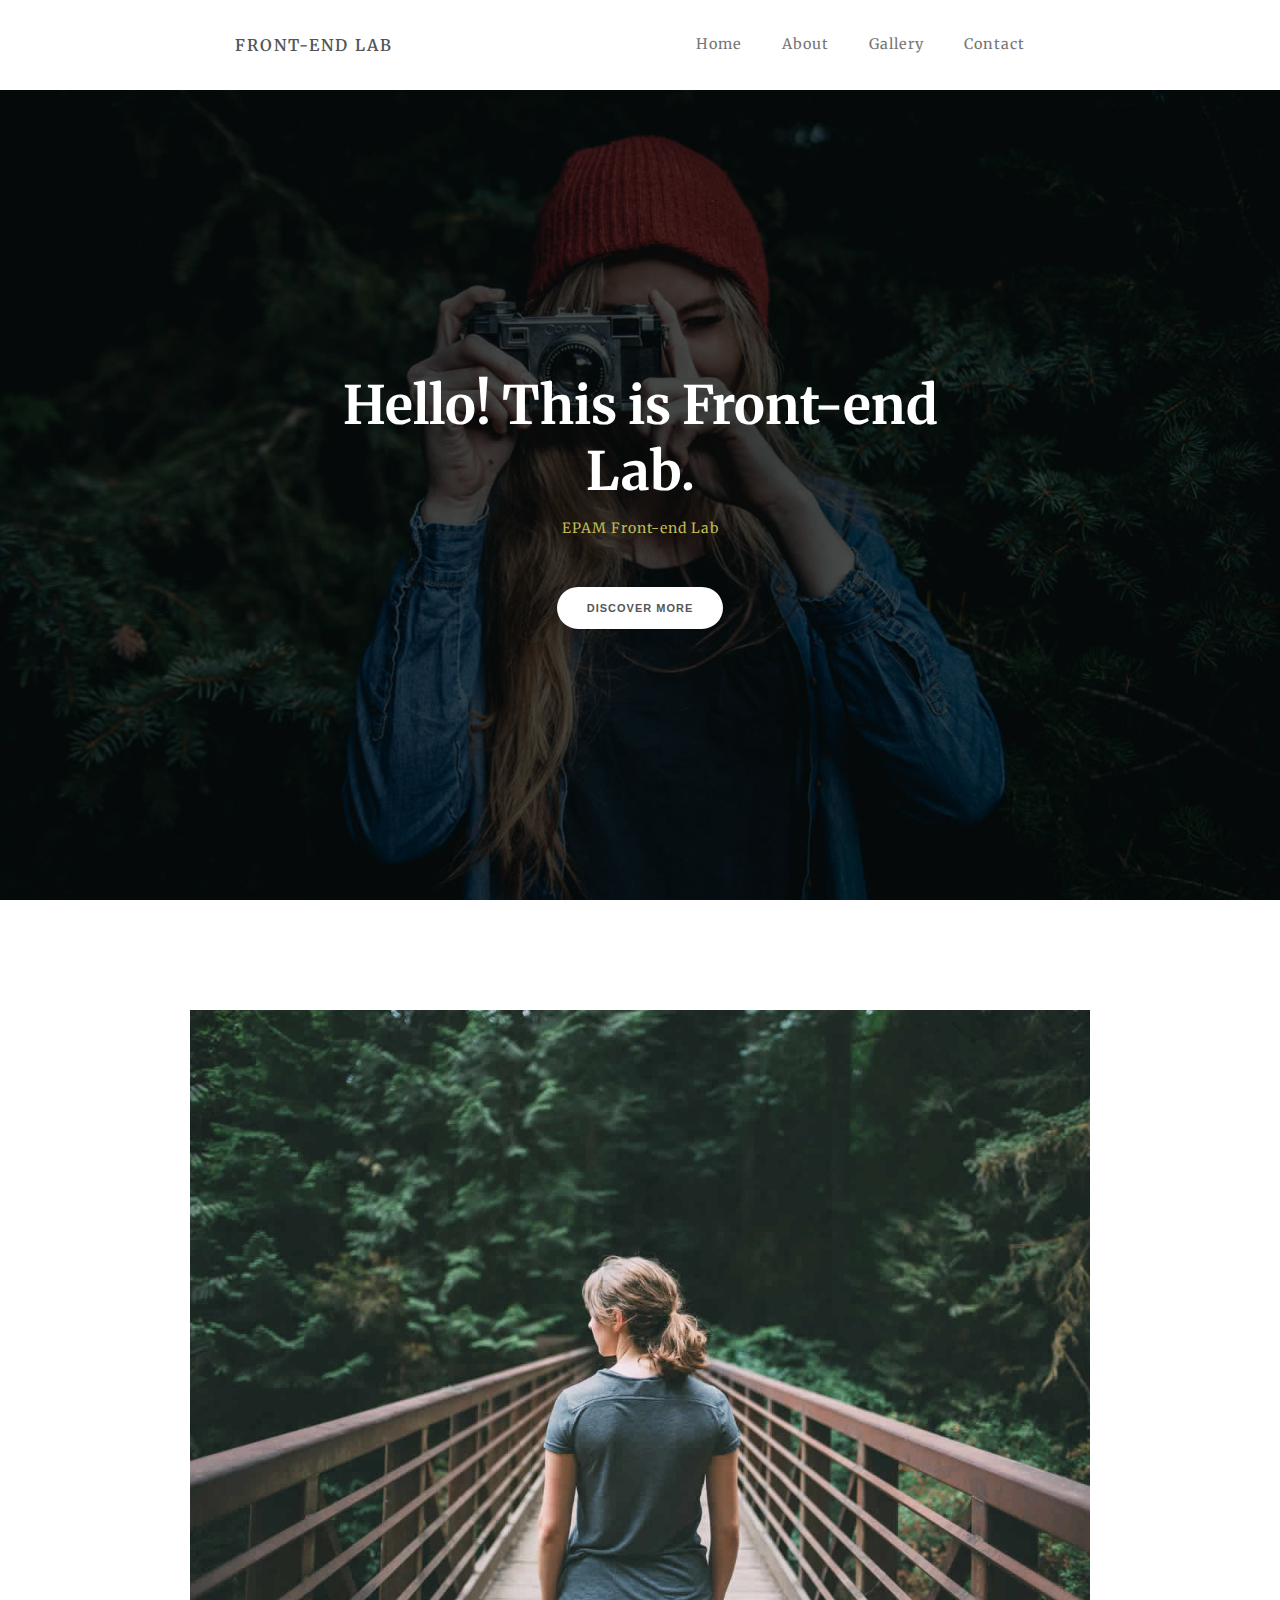
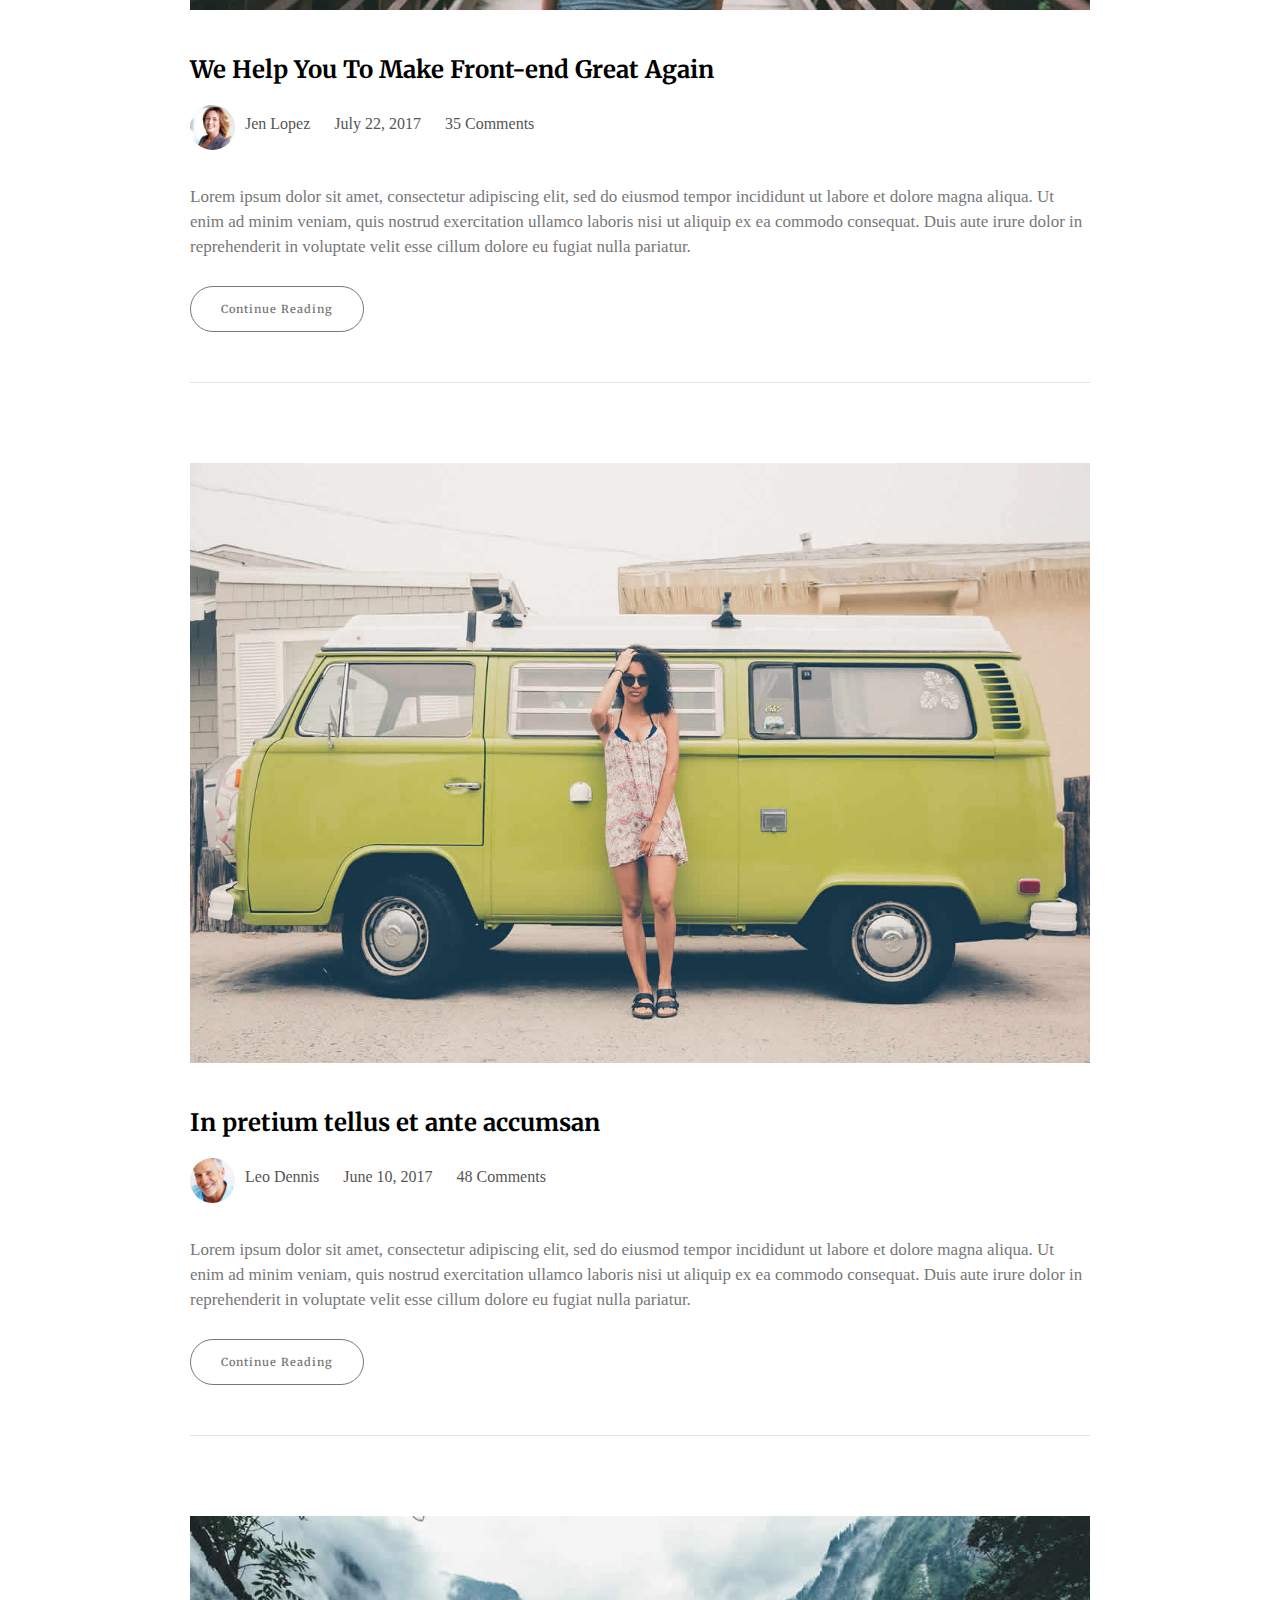
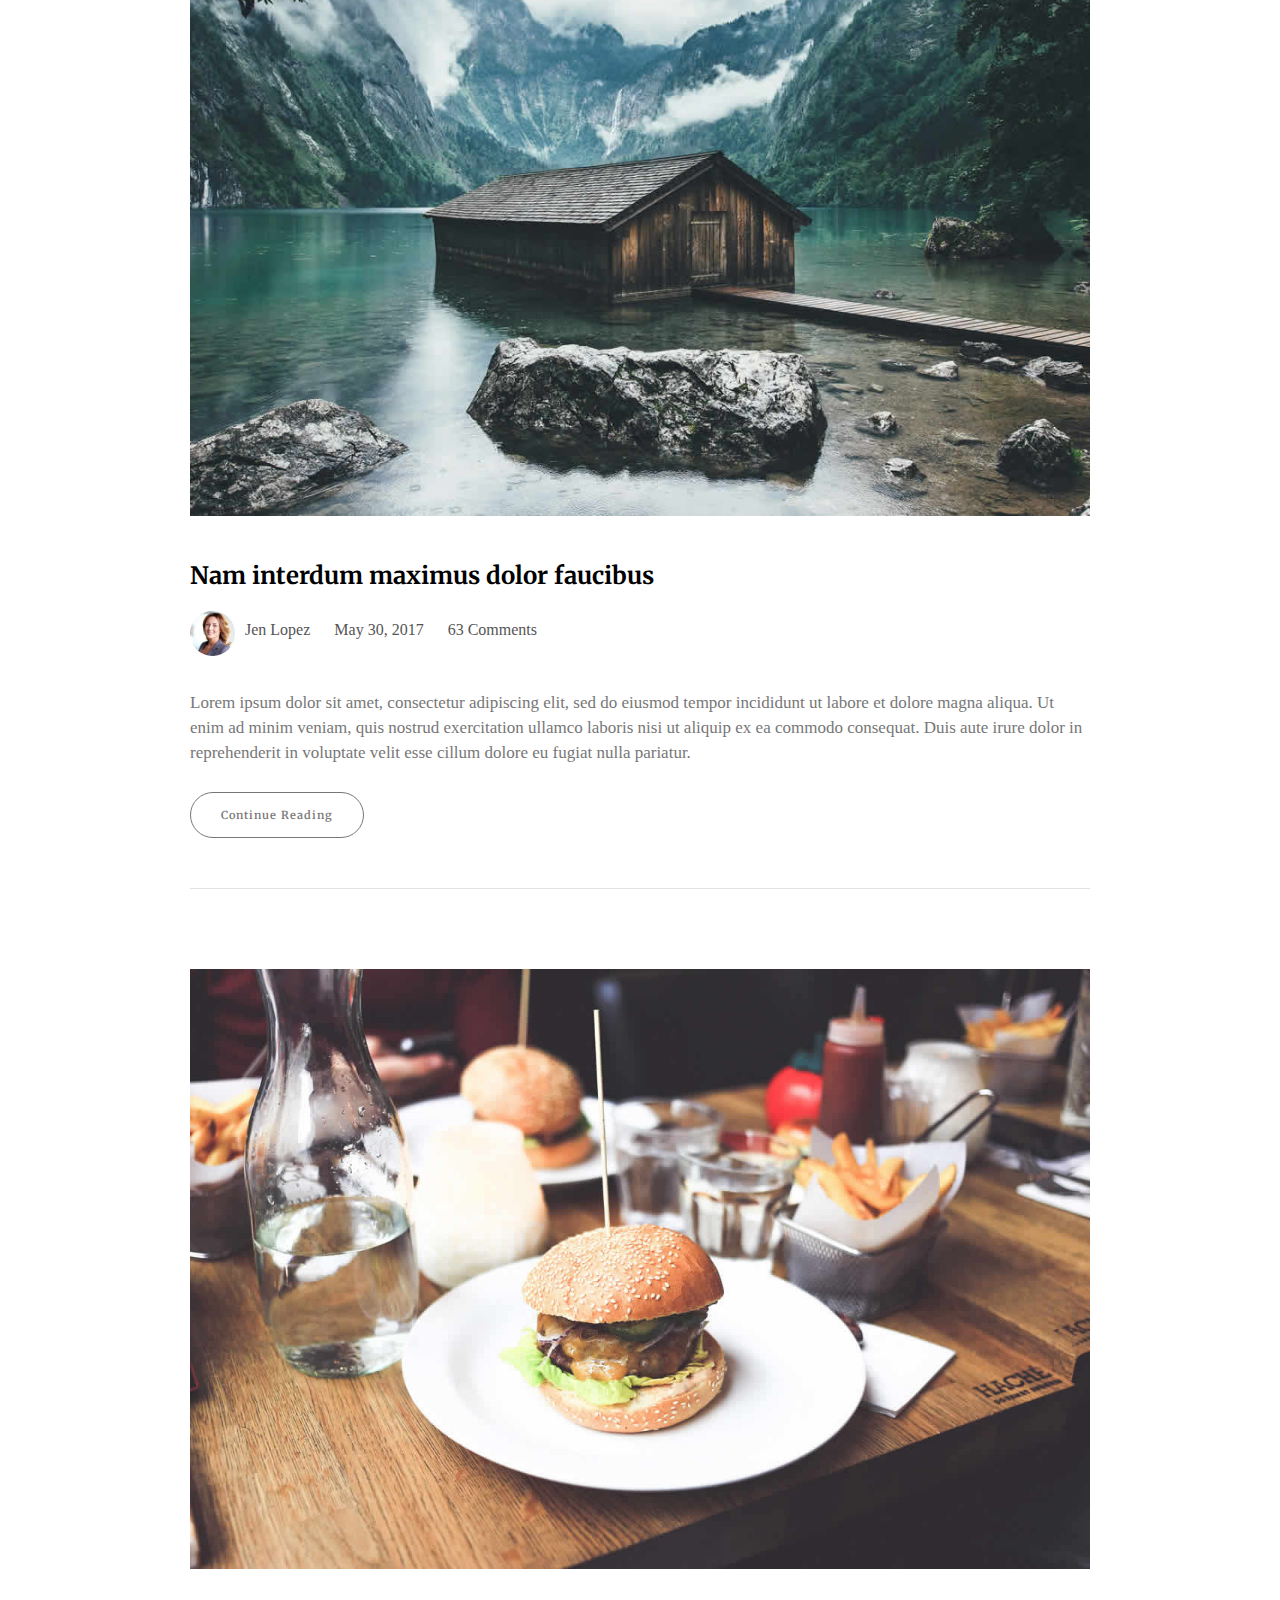
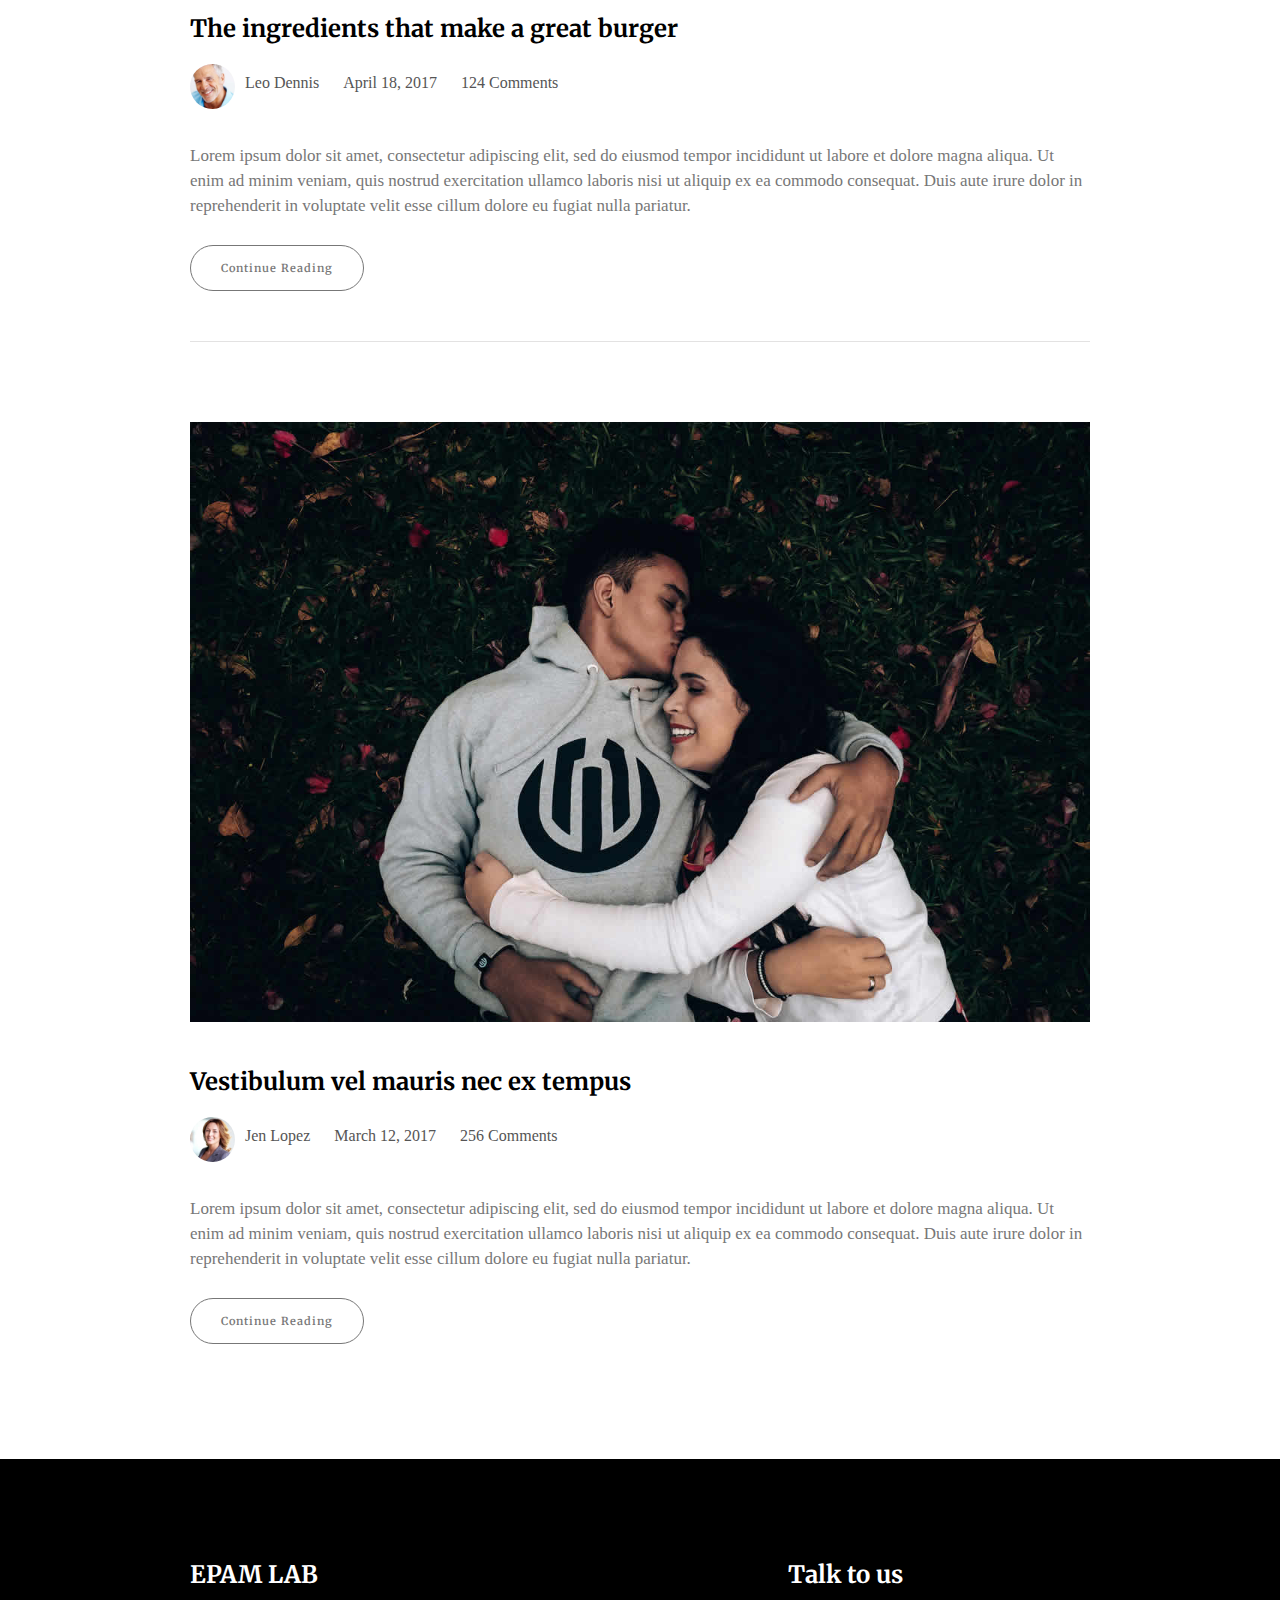
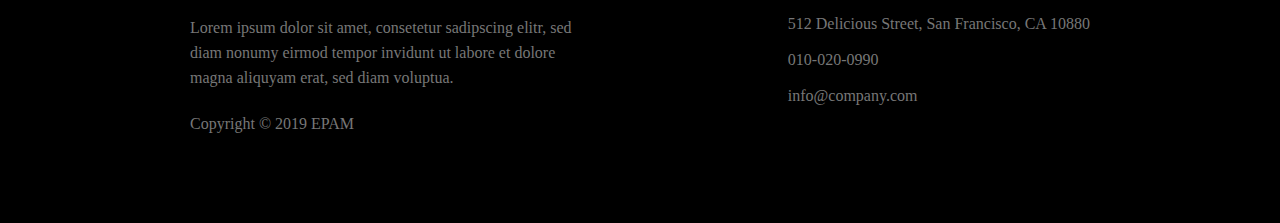
<file: FL12_HW4/homework/index.html>
<!DOCTYPE html>
<html lang="zxx">

<head>
    <meta charset="UTF-8">
    <meta name="viewport" content="width=device-width, initial-scale=1.0">
    <meta http-equiv="X-UA-Compatible" content="ie=edge">
    <link href="https://fonts.googleapis.com/css?family=Merriweather&display=swap" rel="stylesheet">
    <link rel="stylesheet" type="text/css" href="css/style.css">
    <title>FRONT-END LAB</title>
</head>

<body>
    <header class="header">
        <div class="header-wrap">
            <div class="header-top">
                <p class="header_logo">
                    Front-end Lab
                </p>
                <nav class="main-nav">
                    <ul>
                        <li class="nav-item"><a href="#">Home</a></li>
                        <li class="nav-item"><a href="#">About</a></li>
                        <li class="nav-item"><a href="#">Gallery</a></li>
                        <li class="nav-item"><a href="#">Contact</a></li>
                    </ul>
                </nav>
            </div>
            <div class="header_content">
                <div class="flex-center">
                    <h1 class="header_title">
                        Hello! This is Front-end Lab.
                    </h1>
                    <p class="header_text">
                        EPAM Front-end Lab
                    </p>
                    <button class="header_button">Discover More</button>
                </div>
            </div>
        </div>
    </header>
    <main class="blog-wrap">
        <article class="post-wrap">
            <img src="img/blog-image1.jpg" alt="Post main photo" class="post-img">
            <h2 class="post-title">We Help You To Make Front-end Great Again</h2>
            <div class="post-info">
                <a href="#" class="author-link"><img src="img/author-image1.jpg" alt="Author photo"
                        class="author-img"></a>
                <div class="author-info">
                    <a href="#" class="author-link">Jen Lopez</a>
                    <span class="post-meta">July 22, 2017</span>
                    <a href="#" class="post-comment">35 Comments</a>
                </div>
            </div>
            <p class="post-content">
                Lorem ipsum dolor sit amet, consectetur adipiscing elit,
                sed do eiusmod tempor incididunt ut labore et dolore magna aliqua.
                Ut enim ad minim veniam, quis nostrud exercitation ullamco laboris nisi ut aliquip
                ex ea commodo consequat. Duis aute irure dolor in reprehenderit
                in voluptate velit esse cillum dolore eu fugiat nulla pariatur.
            </p>
            <div class="full-text">
                <a href="#" class="post-link">Continue Reading</a>
            </div>
        </article>
        <article class="post-wrap">
            <img src="img/blog-image2.jpg" alt="Post main photo" class="post-img">
            <h2 class="post-title">In pretium tellus et ante accumsan</h2>
            <div class="post-info">
                <a href="#" class="author-link"><img src="img/author-image2.jpg" alt="Author photo"
                        class="author-img"></a>
                <div class="author-info">
                    <a href="#" class="author-link">Leo Dennis</a>
                    <span class="post-meta">June 10, 2017</span>
                    <a href="#" class="post-comment">48 Comments</a>
                </div>
            </div>
            <p class="post-content">
                Lorem ipsum dolor sit amet, consectetur adipiscing elit,
                sed do eiusmod tempor incididunt ut labore et dolore magna aliqua.
                Ut enim ad minim veniam, quis nostrud exercitation ullamco laboris nisi ut aliquip
                ex ea commodo consequat. Duis aute irure dolor in reprehenderit
                in voluptate velit esse cillum dolore eu fugiat nulla pariatur.
            </p>
            <div class="full-text">
                <a href="#" class="post-link">Continue Reading</a>
            </div>
        </article>
        <article class="post-wrap">
            <img src="img/blog-image3.jpg" alt="Post main photo" class="post-img">
            <h2 class="post-title">Nam interdum maximus dolor faucibus</h2>
            <div class="post-info">
                <a href="#" class="author-link"><img src="img/author-image1.jpg" alt="Author photo"
                        class="author-img"></a>
                <div class="author-info">
                    <a href="#" class="author-link">Jen Lopez</a>
                    <span class="post-meta">May 30, 2017</span>
                    <a href="#" class="post-comment">63 Comments</a>
                </div>
            </div>
            <p class="post-content">
                Lorem ipsum dolor sit amet, consectetur adipiscing elit,
                sed do eiusmod tempor incididunt ut labore et dolore magna aliqua.
                Ut enim ad minim veniam, quis nostrud exercitation ullamco laboris nisi ut aliquip
                ex ea commodo consequat. Duis aute irure dolor in reprehenderit
                in voluptate velit esse cillum dolore eu fugiat nulla pariatur.
            </p>
            <div class="full-text">
                <a href="#" class="post-link">Continue Reading</a>
            </div>
        </article>
        <article class="post-wrap">
            <img src="img/blog-image4.jpg" alt="Post main photo" class="post-img">
            <h2 class="post-title">The ingredients that make a great burger</h2>
            <div class="post-info">
                <a href="#" class="author-link"><img src="img/author-image2.jpg" alt="Author photo"
                        class="author-img"></a>
                <div class="author-info">
                    <a href="#" class="author-link">Leo Dennis</a>
                    <span class="post-meta">April 18, 2017</span>
                    <a href="#" class="post-comment">124 Comments</a>
                </div>
            </div>
            <p class="post-content">
                Lorem ipsum dolor sit amet, consectetur adipiscing elit,
                sed do eiusmod tempor incididunt ut labore et dolore magna aliqua.
                Ut enim ad minim veniam, quis nostrud exercitation ullamco laboris nisi ut aliquip
                ex ea commodo consequat. Duis aute irure dolor in reprehenderit
                in voluptate velit esse cillum dolore eu fugiat nulla pariatur.
            </p>
            <div class="full-text">
                <a href="#" class="post-link">Continue Reading</a>
            </div>
        </article>
        <article class="post-wrap">
            <img src="img/blog-image5.jpg" alt="Post main photo" class="post-img">
            <h2 class="post-title">Vestibulum vel mauris nec ex tempus</h2>
            <div class="post-info">
                <a href="#" class="author-link"><img src="img/author-image1.jpg" alt="Author photo"
                        class="author-img"></a>
                <div class="author-info">
                    <a href="#" class="author-link">Jen Lopez</a>
                    <span class="post-meta">March 12, 2017</span>
                    <a href="#" class="post-comment">256 Comments</a>
                </div>
            </div>
            <p class="post-content">
                Lorem ipsum dolor sit amet, consectetur adipiscing elit,
                sed do eiusmod tempor incididunt ut labore et dolore magna aliqua.
                Ut enim ad minim veniam, quis nostrud exercitation ullamco laboris nisi ut aliquip
                ex ea commodo consequat. Duis aute irure dolor in reprehenderit
                in voluptate velit esse cillum dolore eu fugiat nulla pariatur.
            </p>
            <div class="full-text">
                <a href="#" class="post-link">Continue Reading</a>
            </div>
        </article>
    </main>
    <footer class="footer">
        <div class="footer-wrap">
            <div class="footer-content">
                <h2 class="footer-title">
                    EPAM LAB
                </h2>
                <p class="footer-text">
                    Lorem ipsum dolor sit amet, consetetur sadipscing elitr, sed diam nonumy eirmod
                    tempor invidunt ut labore et dolore magna aliquyam erat, sed diam voluptua.
                </p>
                <span class="footer-cr">
                    Copyright &copy; 2019 EPAM
                </span>
            </div>
            <div class="footer-content">
                <h2 class="footer-title">
                    Talk to us
                </h2>
                <address class="contact">512 Delicious Street, San Francisco, CA 10880</address>
                <a href="tel:0100200990" class="contact">010-020-0990</a>
                <a href="mailto:info@company.com" class="contact">info@company.com</a>
            </div>
        </div>
    </footer>
</body>

</html>
</file>
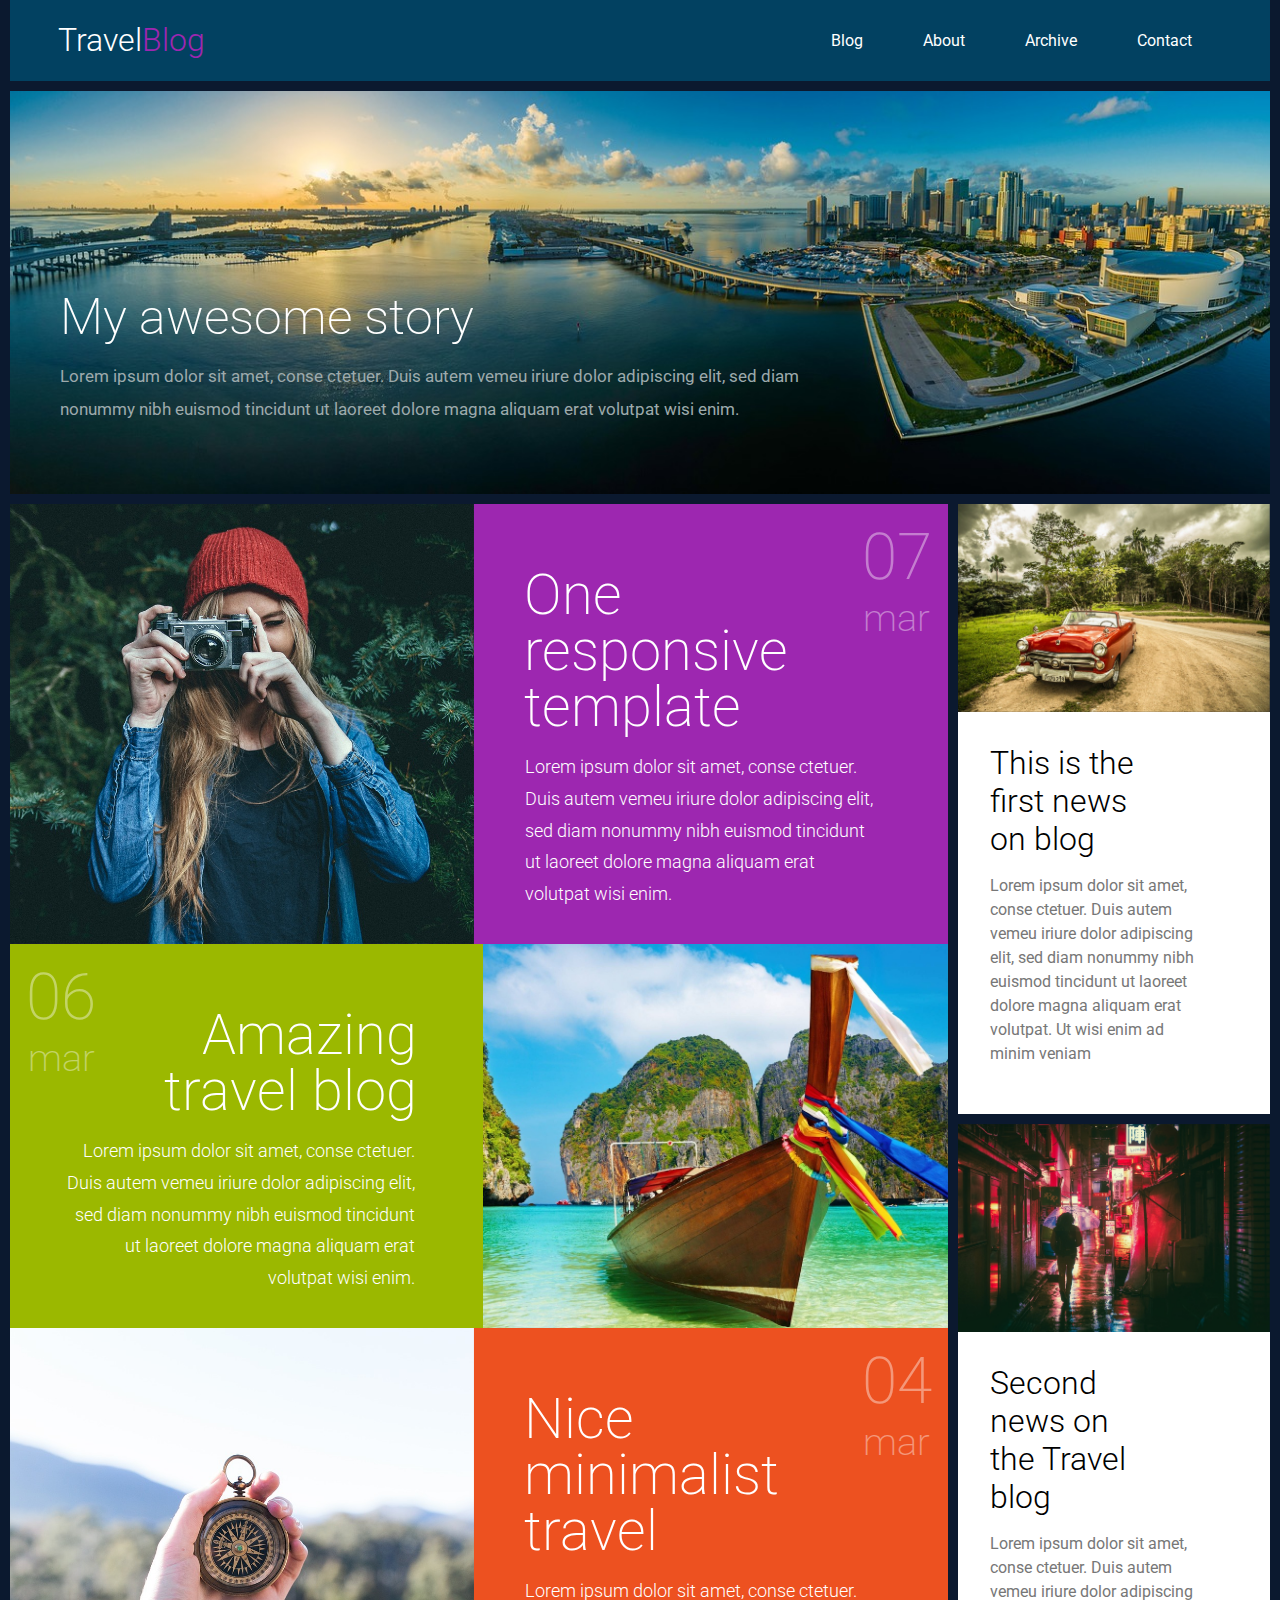
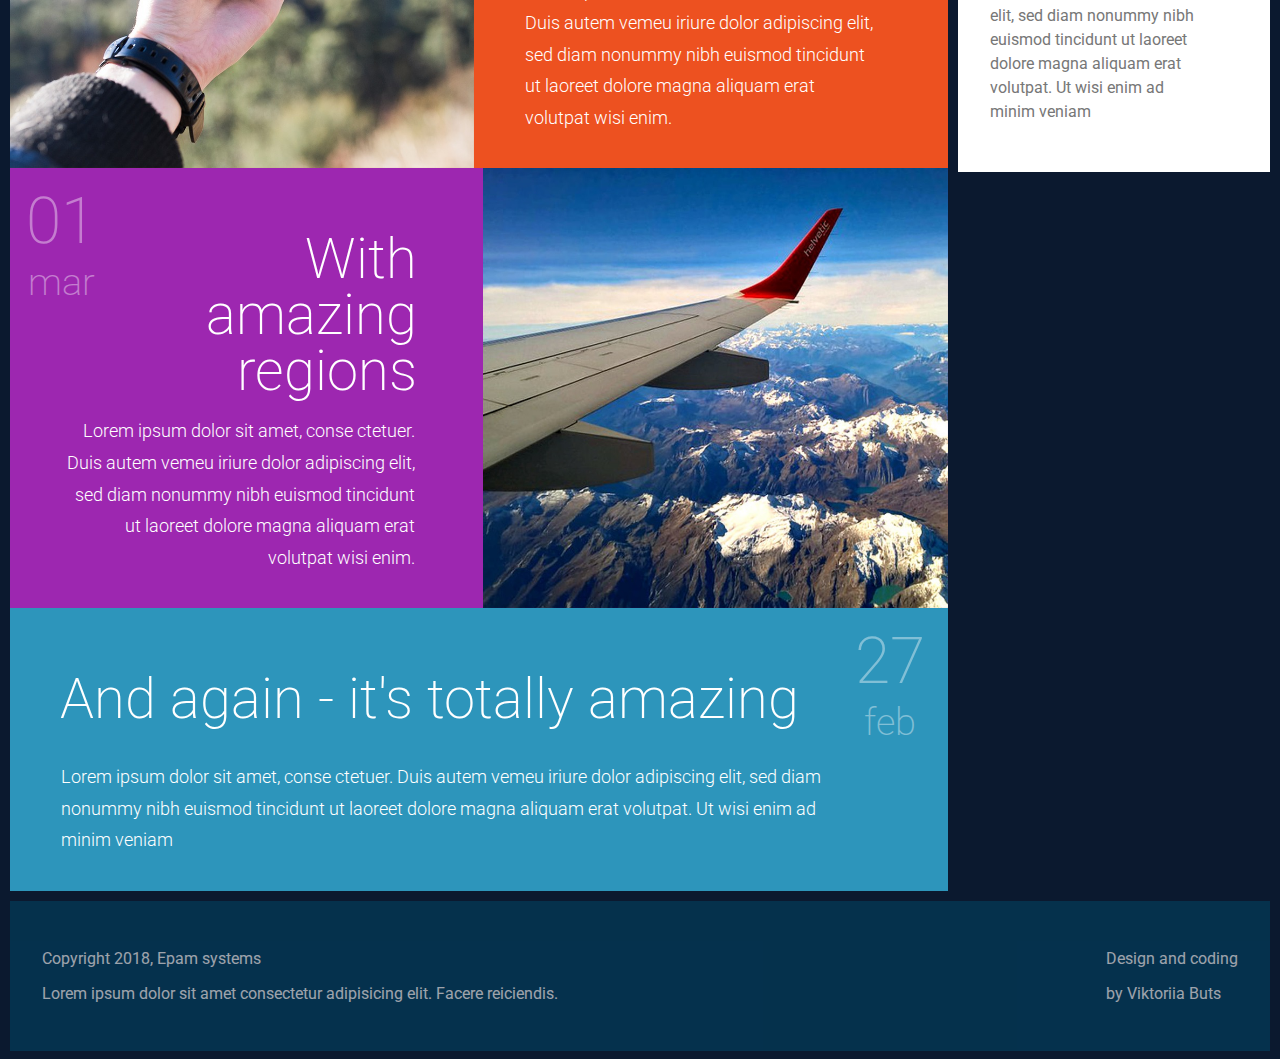
<file: FL12_HW5/homework/index.html>
<!DOCTYPE html>
<html lang="zxx">

<head>
  <meta charset="UTF-8">
  <meta name="viewport" content="width=device-width, initial-scale=1.0">
  <meta http-equiv="X-UA-Compatible" content="ie=edge">
  <link rel="stylesheet" href="css/styles.css">
  <link href='https://fonts.googleapis.com/css?family=Roboto:400,100,300,700&subset=latin,latin-ext' rel='stylesheet'
    type='text/css'>
  <title>Responsive</title>
</head>

<body>
  <div class="wrapper">
    <header class="header">
      <a href="#" class="link nav-bar">&#9776;</a>
      <h1>
        <a href="#" class="link" aria-label="Home page">Travel<span class="site_title">Blog</span></a>
      </h1>
      <nav class="menu">
        <a href="#" class="link menu_item">Blog</a>
        <a href="#" class="link menu_item">About</a>
        <a href="#" class="link menu_item">Archive</a>
        <a href="#" class="link menu_item">Contact</a>
      </nav>
    </header>
    <div class="hero">
      <article class="hero_content">
        <h2 class="hero_title">
          <a href="#">My awesome story</a>
        </h2>
        <p>
          Lorem ipsum dolor sit amet, conse ctetuer. Duis autem vemeu
          iriure dolor adipiscing elit, sed diam nonummy nibh
          euismod tincidunt ut laoreet dolore magna aliquam
          erat volutpat wisi enim.
        </p>
      </article>
    </div>
    <div class="container">
      <main class="main_content">
        <div class="post post-1 no-img">
          <article class="summary">
            <h2 class="summary_title">
              <a href="#">And again - it's totally amazing</a>
            </h2>
            <div class="date">27 <span>feb</span></div>
            <p class="summary_text">Lorem ipsum dolor sit amet, conse ctetuer. Duis autem vemeu iriure dolor
              adipiscing
              elit, sed diam nonummy nibh euismod tincidunt ut
              laoreet dolore magna aliquam erat volutpat.
              Ut wisi enim ad minim veniam
            </p>
          </article>
        </div>

        <div class="post post-2">
          <a href="#" class="img-container">
            <img class="img-post" src="img/post4.jpg" alt="Post's image">
          </a>
          <article class="summary">
            <h2 class="summary_title">
              <a href="#">With amazing regions</a>
            </h2>
            <div class="date">01 <span>mar</span></div>
            <p class="summary_text">Lorem ipsum dolor sit amet, conse ctetuer. Duis autem vemeu iriure dolor
              adipiscing
              elit, sed diam nonummy nibh euismod tincidunt ut
              laoreet dolore magna aliquam erat volutpat wisi enim.
            </p>
          </article>
        </div>

        <div class="post post-3">
          <a href="#" class="img-container">
            <img class="img-post" src="img/post3.jpg" alt="Post's image">
          </a>
          <article class="summary">
            <h2 class="summary_title">
              <a href="#">Nice minimalist travel</a>
            </h2>
            <div class="date">04 <span>mar</span></div>
            <p class="summary_text">Lorem ipsum dolor sit amet, conse ctetuer. Duis autem vemeu iriure dolor
              adipiscing
              elit, sed diam nonummy nibh euismod tincidunt ut
              laoreet dolore magna aliquam erat volutpat wisi enim.
            </p>
          </article>
        </div>

        <div class="post post-4">
          <a href="#" class="img-container">
            <img class="img-post" src="img/post2.jpg" alt="Post's image">
          </a>
          <article class="summary">
            <h2 class="summary_title">
              <a href="#">Amazing travel blog</a>
            </h2>
            <div class="date">06 <span>mar</span></div>
            <p class="summary_text">Lorem ipsum dolor sit amet, conse ctetuer. Duis autem vemeu iriure dolor
              adipiscing
              elit, sed diam nonummy nibh euismod tincidunt ut
              laoreet dolore magna aliquam erat volutpat wisi enim.
            </p>
          </article>
        </div>

        <div class="post post-5">
          <a href="#" class="img-container">
            <img class="img-post" src="img/post1.jpg" alt="Post's image">
          </a>
          <article class="summary">
            <h2 class="summary_title">
              <a href="#">One responsive template</a>
            </h2>
            <div class="date">07 <span>mar</span></div>
            <p class="summary_text">Lorem ipsum dolor sit amet, conse ctetuer. Duis autem vemeu iriure dolor
              adipiscing
              elit, sed diam nonummy nibh euismod tincidunt ut
              laoreet dolore magna aliquam erat volutpat wisi enim.
            </p>
          </article>
        </div>
      </main>

      <aside class="side_content">
        <div class="news">
          <a href="#" class="img-container">
            <img class="img-news" src="img/news1.jpg" alt="News's image">
          </a>
          <article class="news_content">
            <h3 class="news_title">
              <a href="#">This is the first news on blog</a>
            </h3>
            <p class="news_text">
              Lorem ipsum dolor sit amet, conse ctetuer. Duis autem vemeu iriure dolor
              adipiscing
              elit, sed diam nonummy nibh euismod tincidunt ut
              laoreet dolore magna aliquam erat volutpat.
              Ut wisi enim ad minim veniam
            </p>
          </article>
        </div>
        <div class="news">
          <a href="#" class="img-container">
            <img class="img-news" src="img/news2.jpg" alt="News's image">
          </a>
          <article class="news_content">
            <h3 class="news_title">
              <a href="#">Second news on the Travel blog</a>
            </h3>
            <p class="news_text">
              Lorem ipsum dolor sit amet, conse ctetuer. Duis autem vemeu iriure dolor
              adipiscing
              elit, sed diam nonummy nibh euismod tincidunt ut
              laoreet dolore magna aliquam erat volutpat.
              Ut wisi enim ad minim veniam
            </p>
          </article>
        </div>
      </aside>
    </div>

    <footer class="footer-container">
      <div class="footer-content">
        <span class="cr">Copyright 2018, Epam systems</span>
        <p class="footer-text">Lorem ipsum dolor sit amet consectetur
          adipisicing elit. Facere reiciendis.</p>
      </div>
      <div class="footer-content">
        <p>Design and coding</p>
        <span>by Viktoriia Buts</span>
      </div>
    </footer>
  </div>
</body>

</html>
</file>
<file: FL12_HW1/homework/style.css>
html,body,div,span,applet,object,iframe,h1,h2,h3,h4,h5,h6,p,blockquote,pre,a,abbr,acronym,address,big,cite,code,del,dfn,em,font,img,ins,kbd,q,s,samp,small,strike,strong,sub,sup,tt,var,b,u,i,center,dl,dt,dd,ol,ul,li,fieldset,form,label,legend,table,caption,tbody,tfoot,thead,tr,th,td{background:transparent;border:0;margin:0;padding:0;vertical-align:baseline}body{line-height:1}h1,h2,h3,h4,h5,h6{clear:both;font-weight:normal}ol,ul{list-style:none}blockquote{quotes:none}blockquote:before,blockquote:after{content:'';content:none}del{text-decoration:line-through}table{border-collapse:collapse;border-spacing:0}a img{border:0}#container{float:left;margin:0 -240px 0 0;width:100%}#primary,#secondary{float:right;overflow:hidden;width:220px}#secondary{clear:right}#footer{clear:both;width:100%}.one-column #content{margin:0 auto;width:640px}.single-attachment #content{margin:0 auto;width:900px}body,input,textarea,.page-title span,.pingback a.url{font-family:Georgia,"Bitstream Charter",serif}h3#comments-title,h3#reply-title,#access .menu,#access div.menu ul,#cancel-comment-reply-link,.form-allowed-tags,#site-info,#site-title,#wp-calendar,.comment-meta,.comment-body tr th,.comment-body thead th,.entry-content label,.entry-content tr th,.entry-content thead th,.entry-meta,.entry-title,.entry-utility,#respond label,.navigation,.page-title,.pingback p,.reply,.widget-title,.wp-caption-text{font-family:"Helvetica Neue",Arial,Helvetica,"Nimbus Sans L",sans-serif}input[type="submit"]{font-family:"Helvetica Neue",Arial,Helvetica,"Nimbus Sans L",sans-serif}pre{font-family:"Courier 10 Pitch",Courier,monospace}code{font-family:Monaco,Consolas,"Andale Mono","DejaVu Sans Mono",monospace}#access .menu-header,div.menu,#colophon,#branding,#main,#wrapper{margin:0 auto;width:940px}#wrapper{background:#fff;margin-top:20px;padding:0 20px}#footer-widget-area{overflow:hidden}#footer-widget-area .widget-area{float:left;margin-right:20px;width:220px}#footer-widget-area #fourth{margin-right:0}#site-info{float:left;font-size:14px;font-weight:bold;width:700px}#site-generator{float:right;width:220px}body{background:#f1f1f1}body,input,textarea{color:#666;font-size:12px;line-height:18px}hr{background-color:#e7e7e7;border:0;clear:both;height:1px;margin-bottom:18px}p{margin-bottom:18px}ul{list-style:square;margin:0 0 18px 1.5em}ol{list-style:decimal;margin:0 0 18px 1.5em}ol ol{list-style:upper-alpha}ol ol ol{list-style:lower-roman}ol ol ol ol{list-style:lower-alpha}ul ul,ol ol,ul ol,ol ul{margin-bottom:0}dl{margin:0 0 24px 0}dt{font-weight:bold}dd{margin-bottom:18px}strong{font-weight:bold}cite,em,i{font-style:italic}big{font-size:131.25%}ins{background:#ffc;text-decoration:none}blockquote{font-style:italic;padding:0 3em}blockquote cite,blockquote em,blockquote i{font-style:normal}pre{background:#f7f7f7;color:#222;line-height:18px;margin-bottom:18px;overflow:auto;padding:1.5em}abbr,acronym{cursor:help}sup,sub{height:0;line-height:1;position:relative;vertical-align:baseline}sup{bottom:1ex}sub{top:.5ex}small{font-size:smaller}input{margin-bottom:10px}input[type="text"],input[type="password"],input[type="email"],input[type="url"],input[type="number"],textarea{background:#f9f9f9;border:1px solid #ccc;box-shadow:inset 1px 1px 1px rgba(0,0,0,0.1);-moz-box-shadow:inset 1px 1px 1px rgba(0,0,0,0.1);-webkit-box-shadow:inset 1px 1px 1px rgba(0,0,0,0.1);padding:2px}a:link{color:#06c}a:visited{color:#743399}a:active,a:hover{color:#ff4b33}.screen-reader-text{clip:rect(1px,1px,1px,1px);overflow:hidden;position:absolute !important;height:1px;width:1px}#header{padding:30px 0 0 0}#site-title{float:left;font-size:30px;line-height:36px;margin:0 0 18px 0;width:700px}#site-title a{color:#000;font-weight:bold;text-decoration:none}#site-description{color:#000;clear:right;float:right;font-style:italic;margin:15px 0 18px 0;opacity:.65;width:220px}#branding img{border-top:4px solid #000;border-bottom:1px solid #000;display:block;float:left}#access{background:#000;display:block;float:left;margin:0 auto;width:940px}#access .menu-header,div.menu{font-size:13px;margin-left:12px;width:928px}#access .menu-header ul,div.menu ul{list-style:none;margin:0}#access .menu-header li,div.menu li{float:left;position:relative}#access a{color:#aaa;display:block;line-height:38px;padding:0 10px;text-decoration:none}#access ul ul{box-shadow:0 3px 3px rgba(0,0,0,0.2);-moz-box-shadow:0 3px 3px rgba(0,0,0,0.2);-webkit-box-shadow:0 3px 3px rgba(0,0,0,0.2);display:none;position:absolute;top:38px;left:0;float:left;width:180px;z-index:99999}#access ul ul li{min-width:180px}#access ul ul ul{left:100%;top:0}#access ul ul a{background:#333;line-height:1em;padding:10px;width:160px;height:auto}#access li:hover>a,#access ul ul:hover>a{background:#333;color:#fff}#access ul li:hover>ul{display:block}#access ul li.current_page_item>a,#access ul li.current_page_ancestor>a,#access ul li.current-menu-ancestor>a,#access ul li.current-menu-item>a,#access ul li.current-menu-parent>a{color:#fff}* html #access ul li.current_page_item a,* html #access ul li.current_page_ancestor a,* html #access ul li.current-menu-ancestor a,* html #access ul li.current-menu-item a,* html #access ul li.current-menu-parent a,* html #access ul li a:hover{color:#fff}#main{clear:both;overflow:hidden;padding:40px 0 0 0}#content{margin-bottom:36px}#content,#content input,#content textarea{color:#333;font-size:16px;line-height:24px}#content p,#content ul,#content ol,#content dd,#content pre,#content hr{margin-bottom:24px}#content ul ul,#content ol ol,#content ul ol,#content ol ul{margin-bottom:0}#content pre,#content kbd,#content tt,#content var{font-size:15px;line-height:21px}#content code{font-size:13px}#content dt,#content th{color:#000}#content h1,#content h2,#content h3,#content h4,#content h5,#content h6{color:#000;line-height:1.5em;margin:0 0 20px 0}#content table{border:1px solid #e7e7e7;margin:0 -1px 24px 0;text-align:left;width:100%}#content tr th,#content thead th{color:#777;font-size:12px;font-weight:bold;line-height:18px;padding:9px 24px;border-right:1px solid #e7e7e7}#content tr td{border-top:1px solid #e7e7e7;padding:6px 24px;border-right:1px solid #e7e7e7}#content tr.odd td{background:#f2f7fc}.hentry{margin:0 0 48px 0}.home .sticky{background:#f2f7fc;border-top:4px solid #000;margin-left:-20px;margin-right:-20px;padding:18px 20px}.single .hentry{margin:0 0 36px 0}.page-title{color:#000;font-size:14px;font-weight:bold;margin:0 0 36px 0}.page-title span{color:#333;font-size:16px;font-style:italic;font-weight:normal}.page-title a:link,.page-title a:visited{color:#777;text-decoration:none}.page-title a:active,.page-title a:hover{color:#ff4b33}#content .entry-title{color:#000;font-size:21px;font-weight:bold;line-height:1.3em;margin-bottom:0}.entry-title a:link,.entry-title a:visited{color:#000;text-decoration:none}.entry-title a:active,.entry-title a:hover{color:#ff4b33}.entry-meta{color:#777;font-size:12px}.entry-meta abbr,.entry-utility abbr{border:0}.entry-meta abbr:hover,.entry-utility abbr:hover{border-bottom:1px dotted #666}.single-author .by-author{position:absolute !important;clip:rect(1px 1px 1px 1px);clip:rect(1px,1px,1px,1px)}.entry-content,.entry-summary{clear:both;padding:12px 0 0 0}.entry-content .more-link{white-space:nowrap}#content .entry-summary p:last-child{margin-bottom:12px}.entry-content fieldset{border:1px solid #e7e7e7;margin:0 0 24px 0;padding:24px}.entry-content fieldset legend{background:#fff;color:#000;font-weight:bold;padding:0 24px}.entry-content input{margin:0 0 24px 0}.entry-content input.file,.entry-content input.button{margin-right:24px}.entry-content label{color:#777;font-size:12px}.entry-content select{margin:0 0 24px 0}.entry-content sup,.entry-content sub{font-size:10px}.entry-content blockquote.left{float:left;margin-left:0;margin-right:24px;text-align:right;width:33%}.entry-content blockquote.right{float:right;margin-left:24px;margin-right:0;text-align:left;width:33%}.page-link{clear:both;color:#000;font-weight:bold;line-height:48px;word-spacing:.5em}.page-link a:link,.page-link a:visited{background:#f1f1f1;color:#333;font-weight:normal;padding:.5em .75em;text-decoration:none}.home .sticky .page-link a{background:#d9e8f7}.page-link a:active,.page-link a:hover{color:#ff4b33}body.page .edit-link{clear:both;display:block}#entry-author-info{background:#f2f7fc;border-top:4px solid #000;clear:both;font-size:14px;line-height:20px;margin:24px 0;overflow:hidden;padding:18px 20px}#entry-author-info #author-avatar{background:#fff;border:1px solid #e7e7e7;float:left;height:60px;margin:0 -104px 0 0;padding:11px}#entry-author-info #author-description{float:left;margin:0 0 0 104px}#entry-author-info h2{color:#000;font-size:100%;font-weight:bold;margin-bottom:0}.entry-utility{clear:both;color:#777;font-size:12px;line-height:18px}.entry-meta a,.entry-utility a{color:#777}.entry-meta a:hover,.entry-utility a:hover{color:#ff4b33}#content .video-player{padding:0}.format-standard .wp-video,.format-standard .wp-audio-shortcode,.format-audio .wp-audio-shortcode,.format-standard .video-player{margin-bottom:24px}.home #content .format-aside p,.home #content .category-asides p{font-size:14px;line-height:20px;margin-bottom:10px;margin-top:0}.format-gallery .size-thumbnail img,.category-gallery .size-thumbnail img{border:10px solid #f1f1f1;margin-bottom:0}.format-gallery .gallery-thumb,.category-gallery .gallery-thumb{float:left;margin-right:20px;margin-top:-4px}.home #content .format-gallery .entry-utility,.home #content .category-gallery .entry-utility{padding-top:4px}.attachment .entry-content .entry-caption{font-size:140%;margin-top:24px}.attachment .entry-content .nav-previous a:before{content:'\2190\00a0'}.attachment .entry-content .nav-next a:after{content:'\00a0\2192'}#content img.size-auto,#content img.size-full,#content img.size-large,#content img.size-medium,#content .entry-attachment img,#content .widget-container img{max-width:100%;height:auto}#ie8 #content img.size-auto,#ie8 #content img.size-full,#ie8 #content img.size-large,#ie8 #content img.size-medium,#ie8 #content .entry-attachment img{width:auto}.alignleft,img.alignleft{display:inline;float:left;margin-right:24px;margin-top:4px}.alignright,img.alignright{display:inline;float:right;margin-left:24px;margin-top:4px}.aligncenter,img.aligncenter{clear:both;display:block;margin-left:auto;margin-right:auto}img.alignleft,img.alignright,img.aligncenter{margin-bottom:12px}.wp-caption{background:#f1f1f1;line-height:18px;margin-bottom:20px;max-width:100%;padding:4px;text-align:center}.wp-caption img{margin:5px 5px 0;max-width:622px}.wp-caption p.wp-caption-text{color:#777;font-size:12px;margin:5px}.wp-smiley{margin:0}.gallery{margin:0 auto 18px}.gallery .gallery-item{float:left;margin-top:0;text-align:center}.gallery-columns-1 .gallery-item{width:100%}.gallery-columns-2 .gallery-item{width:50%}.gallery-columns-3 .gallery-item{width:33%}.gallery-columns-4 .gallery-item{width:25%}.gallery-columns-5 .gallery-item{width:20%}.gallery-columns-6 .gallery-item{width:16%}.gallery-columns-7 .gallery-item{width:14%}.gallery-columns-8 .gallery-item{width:12%}.gallery-columns-9 .gallery-item{width:11%}.gallery-columns-1 img{max-width:620px}.gallery-columns-2 img{max-width:288px}.gallery-columns-3 img{max-width:177px}.gallery-columns-4 img{max-width:122px}.gallery-columns-5 img{max-width:88px}.gallery-columns-6 img{max-width:66px}.gallery-columns-7 img{max-width:50px}.gallery-columns-8 img{max-width:39px}.gallery-columns-9 img{max-width:29px}.gallery-item img{height:auto}.gallery-columns-2 .attachment-medium{max-width:92%;height:auto}.gallery-columns-4 .attachment-thumbnail{max-width:84%;height:auto}.gallery .gallery-caption{color:#777;font-size:12px;margin:0 0 12px}.gallery dl{margin:0}.gallery img{border:10px solid #f1f1f1}.gallery br+br{display:none}#content .entry-attachment img{display:block;margin:0 auto}.navigation{color:#777;font-size:12px;line-height:18px;overflow:hidden}.navigation a:link,.navigation a:visited{color:#777;text-decoration:none}.navigation a:active,.navigation a:hover{color:#ff4b33}.nav-previous{float:left;width:50%}.nav-next{float:right;text-align:right;width:50%}#nav-above{margin:0 0 18px 0}#nav-above{display:none}.paged #nav-above,.single #nav-above{display:block}#nav-below{margin:-18px 0 0 0}#comments{clear:both}#comments .navigation{padding:0 0 18px 0}h3#comments-title,h3#reply-title{color:#000;font-size:20px;font-weight:bold;margin-bottom:0}h3#comments-title{padding:24px 0}.commentlist{list-style:none;margin:0}.commentlist li.comment{border-bottom:1px solid #e7e7e7;line-height:24px;margin:0 0 24px 0;padding:0 0 0 56px;position:relative}.commentlist li:last-child{border-bottom:0;margin-bottom:0}#comments .comment-body ul,#comments .comment-body ol{margin-bottom:18px}#comments .comment-body p:last-child{margin-bottom:6px}#comments .comment-body blockquote p:last-child{margin-bottom:24px}.commentlist ol{list-style:decimal}.commentlist .avatar{position:absolute;top:4px;left:0}.comment-author cite{color:#000;font-style:normal;font-weight:bold}.comment-author .says{font-style:italic}.comment-meta{font-size:12px;margin:0 0 18px 0}.comment-meta a:link,.comment-meta a:visited{color:#777;text-decoration:none}.comment-meta a:active,.comment-meta a:hover{color:#ff4b33}.commentlist .bypostauthor>div{background:#f2f7fc;border-top:4px solid #000;margin-bottom:10px;padding:10px 0 0 20px}.reply{font-size:12px;padding:0 0 24px 0}.reply a,a.comment-edit-link{color:#777}.reply a:hover,a.comment-edit-link:hover{color:#ff4b33}.commentlist .children{list-style:none;margin:0}.commentlist .children li{border:0;margin:0}.nopassword,.nocomments{display:none}#comments .pingback{border-bottom:1px solid #e7e7e7;margin-bottom:18px;padding-bottom:18px}.commentlist li.comment+li.pingback{margin-top:-6px}#comments .pingback p{color:#777;display:block;font-size:12px;line-height:18px;margin:0}#comments .pingback .url{font-size:13px;font-style:italic}input[type="submit"]{color:#333}form{text-align:right}input{width:200px}#respond{border-top:1px solid #e7e7e7;margin:24px 0;overflow:hidden;position:relative}#respond p{margin:0}#respond .comment-notes{margin-bottom:1em}.form-allowed-tags{line-height:1em}.children #respond{margin:0 48px 0 0}h3#reply-title{margin:18px 0}#comments-list #respond{margin:0 0 18px 0}#comments-list ul #respond{margin:0}#cancel-comment-reply-link{font-size:12px;font-weight:normal;line-height:18px}#respond .required{color:#ff4b33;font-weight:bold}#respond label{color:#777;font-size:12px}#respond input{margin:0 0 9px;width:98%}#respond textarea{width:98%}#respond .form-allowed-tags{color:#777;font-size:12px;line-height:18px}#respond .form-allowed-tags code{font-size:11px}#respond .form-submit{margin:12px 0}#respond .form-submit input{font-size:14px;width:auto}.widget-area ul{list-style:none;margin-left:0}.widget-area ul ul{list-style:square;margin-left:1.3em}.widget-area select{max-width:100%}.widget_search #s{width:60%}.widget_search label{display:none}.widget-container{word-wrap:break-word;-webkit-hyphens:auto;-moz-hyphens:auto;hyphens:auto;margin:0 0 18px 0}.widget-container .wp-caption img{margin:auto}.widget-container.widget_image .wp-caption{width:auto}.widget-container.widget_image .wp-caption img{margin-left:-8px}.widget-title{color:#222;font-size:14px;font-weight:bold}.widget-area a:link,.widget-area a:visited{text-decoration:none}.widget-area a:active,.widget-area a:hover{text-decoration:underline}.widget-area .entry-meta{font-size:11px}#wp_tag_cloud div{line-height:1.6em}#wp-calendar{width:100%}#wp-calendar caption{color:#222;font-size:14px;font-weight:bold;padding-bottom:4px;text-align:left}#wp-calendar thead{font-size:11px}#wp-calendar tbody{color:#aaa}#wp-calendar tbody td{background:#f5f5f5;border:1px solid #fff;padding:3px 0 2px;text-align:center}#wp-calendar tbody .pad{background:0}#wp-calendar tfoot #next{text-align:right}.widget_rss a.rsswidget{color:#000}.widget_rss a.rsswidget:hover{color:#ff4b33}.widget_rss .widget-title img{width:11px;height:11px}#main .widget-area ul{margin-left:0;padding:0 20px 0 0}#main .widget-area ul ul{border:0;margin-left:1.3em;padding:0}#main .widget-container.music-player ul{margin:0}#footer{margin-bottom:20px}#colophon{border-top:4px solid #000;margin-top:-4px;overflow:hidden;padding:18px 0}#site-info{font-weight:bold}#site-info a{color:#000;text-decoration:none}#site-generator{font-style:italic;position:relative}#site-generator a{background:url(images/wordpress.png) center left no-repeat;color:#666;display:inline-block;line-height:16px;padding-left:20px;text-decoration:none}#site-generator a:hover{text-decoration:underline}img#wpstats{display:block;margin:0 auto 10px}pre{-webkit-text-size-adjust:140%}code{-webkit-text-size-adjust:160%}#access,.entry-meta,.entry-utility,.navigation,.widget-area{-webkit-text-size-adjust:120%}#site-description{-webkit-text-size-adjust:none}@media print{body{background:none !important}#wrapper{clear:both !important;display:block !important;float:none !important;position:relative !important}#header{border-bottom:2pt solid #000;padding-bottom:18pt}#colophon{border-top:2pt solid #000}#site-title,#site-description{float:none;line-height:1.4em;margin:0;padding:0}#site-title{font-size:13pt}.entry-content{font-size:14pt;line-height:1.6em}.entry-title{font-size:21pt}#access,#branding img,#respond,.comment-edit-link,.edit-link,.navigation,.page-link,.widget-area{display:none !important}#container,#header,#footer{margin:0;width:100%}#content,.one-column #content{margin:24pt 0 0;width:100%}.wp-caption p{font-size:11pt}#site-info,#site-generator{float:none;width:auto}#colophon{width:auto}img#wpstats{display:none}#site-generator a{margin:0;padding:0}#entry-author-info{border:1px solid #e7e7e7}#main{display:inline}.home .sticky{border:0}}img{width:140px;vertical-align:middle;display:block;margin:0 auto;margin-left:calc(50% - 50px);margin-bottom:20px}nav>a{padding:10px;color:#0279c1}nav>a b:hover{color:#00527a}nav>a:visited{color:#0279c1}article{padding-left:10px}footer{margin-top:20px;padding:40px 20px;text-align:center;background:#3333}
</file>
<file: FL12_HW11/homework/material-icons/material-icons.css>
@font-face {
  font-family: 'Material Icons';
  font-style: normal;
  font-weight: 400;
  src: url(MaterialIcons-Regular.eot); /* For IE6-8 */
  src: local('Material Icons'),
       local('MaterialIcons-Regular'),
       url(MaterialIcons-Regular.woff2) format('woff2'),
       url(MaterialIcons-Regular.woff) format('woff'),
       url(MaterialIcons-Regular.ttf) format('truetype');
}

.material-icons {
  font-family: 'Material Icons';
  font-weight: normal;
  font-style: normal;
  font-size: 24px;  /* Preferred icon size */
  display: inline-block;
  line-height: 1;
  text-transform: none;
  letter-spacing: normal;
  word-wrap: normal;
  white-space: nowrap;
  direction: ltr;

  /* Support for all WebKit browsers. */
  -webkit-font-smoothing: antialiased;
  /* Support for Safari and Chrome. */
  text-rendering: optimizeLegibility;

  /* Support for Firefox. */
  -moz-osx-font-smoothing: grayscale;

  /* Support for IE. */
  font-feature-settings: 'liga';
}
</file>
<file: FL12_HW11/homework/styles.css>
*{
    margin: 0;
    padding: 0;
    box-sizing: border-box;
}
#root{
    margin: 1em 1em;
}
p{
    width: 100%;
    display: flex;
    align-items: flex-end;
}
p:hover{
    cursor: pointer;
    background-color: #D3D3D3;
}
i{
    color: orange;
}
span{
    font-style: italic;
    margin-left: 0.5em;
}
.empty{
    font-style: italic;
    margin-left: 0.5em;
}
.insert_drive_file i{
    color: gray;
}
.folder, .insert_drive_file{
    margin-left: 1em;
}
.visible{
    display: block;
}
.hidden{
    display: none;
}
</file>
<file: FL12_HW12/homework/assets/styles.css>
*{
    margin: 0;
    padding: 0;
    box-sizing: border-box;
}
#navbar a.active{
    border-color: gray;
}
#root{
    max-width: 1400px;
    display: flex;
    flex-direction: column;
    align-items: center;
}
html, body {
	background:#f7f1f1;
	font-size:1.1rem;
	font-family:'Quicksand', sans-serif;
	height:100%;
}
h1 {
    margin-top: 0.3em;
    text-align:center;
    font-weight:normal;
    font-size:2em;
    letter-spacing:0.05em;
    border-bottom:1px solid rgba(182, 164, 164, 0.3); 
}
#addBtn{
    float: right;
}
a{
    text-decoration: none;
    padding:0.5em 1.5em;	
    text-transform:uppercase;
    font-weight:bold;
    border:1px solid rgba(255,255,255,.3);
    color: #FF6666;
    cursor: pointer;
    background: white;
    font-size: 0.7em;
}
button {
	padding:0.5em 1.5em;	
	text-transform:uppercase;
	font-weight:bold;
    border:1px solid rgba(255,255,255,.3);
    color: #FF6666;
    margin: 1em;
    align-self: flex-end;
	cursor:pointer;
}
button#add{
    font-size: 1em;
    background:#FF6666;
    color:white;
}
button:hover, a:hover{
    box-shadow: 1px 5px 5px 3px #727272;
}
h2{
    font-style: italic;
	font-size:0.8rem;
	margin-bottom:0.7rem;
	margin-left:3px;
	margin-top:0.2rem; 
}
.container{
    width: 80%;
    margin: 1em auto;
	padding: 0.8em 1em 1em;
	background: #FF6666;
	color: #FFF;
	box-shadow:-10px -10px 0px 0px rgba(100,100,100,.1);
}
ul{
    list-style: none;
}
ul li{
    margin: 1em 0.1em;
    padding: 0.7em;
	background:rgba(255,255,255,0.1);
}
p{
    margin-left: 1em;
}
li .term{
    align-self: baseline;
}
li:hover{
    background: #9f3e3e;
}

input[type=checkbox]{
    align-self: flex-end;
    width: 15px;
    height: 15px;
    margin-right: 1em;
}

.inputs_term{
    display: flex;
    justify-content: space-around;
    margin: 3em 1em;
}
.input_term{
    outline: 0;
    border: 0;
    display: block;
    width: 256px;
    padding: 8px 4px 6px 4px;
    font-size: 1.2em;
    background: rgba(0,0,0,0);
    color: rgba(0,0,0,0.67);
    border-bottom: 1px solid rgba(0,0,0,0.4);
    text-align: center;
}
.input_term:focus{
    border-bottom: 2px solid white;
}
::-webkit-input-placeholder{
    color: white;
    align-items: center;
}
.add_buttons{
    text-align: center;
}
</file>
<file: FL12_HW2/homework/css/general.css>
/* 

please don't edit this styles

*/

h2.tm-section-title {
    color: lightskyblue;
}

a:focus {
    color: #666;
    outline: 0
}

ul {
    padding: 0;
    margin: 0
}

body {
    background-color: #f5f5f5;
    color: #000;
    font-family: 'Open Sans', Helvetica, Arial, sans-serif;
    font-size: 16px;
    font-weight: 300;
    padding-top: 30px;
    overflow-x: hidden
}

section:before {
    position: absolute;
    z-index: 1
}

.box,
.tm-content-box,
.tm-main-nav {
    background-color: #fff
}

.tm-sidebar {
    z-index: 10;
    position: fixed;
    left: 0;
    right: 0;
    top: 0;
    width: 100%;
}

.tm-sidebar ul{
    margin: 0px;
    display: flex;
}

.tm-main-nav {
    font-size: 1.5em;
    text-align: center
}

.tm-nav-item {
    list-style: none;
    width: 100%;
}

.tm-nav-item-link {
    border: 1px solid transparent;
    color: #666;
    display: block;
    padding: 10px;
    width: 100%;
    -webkit-transition: all .3s ease;
    transition: all .3s ease
}

.carousel-indicators li,
.tm-banner-inner {
    border: 1px solid lightgrey
}


.tm-nav-item-link.active,
.tm-nav-item-link:hover {
    color: #666;
    text-decoration: none;
}

.tm-nav-item-link:focus {
    text-decoration: none
}

.tm-banner-text,
.tm-banner-title,
.tm-section-title {
    color: #666;
    font-weight: 300;
    margin: 0
}

.tm-section-title {
    margin-bottom: 20px
}

.tm-section-title-box {
    margin-bottom: 0
}

.tm-banner-title {
    font-size: 3.3em;
    letter-spacing: 2px;
    text-transform: uppercase
}

.tm-main-content {
    padding-top: 70px;
}

.tm-content-box {
    overflow: hidden;
    margin-bottom: 30px
}

.padding-medium {
    padding: 40px
}

.tm-banner {
    padding: 30px
}

.tm-banner-inner {
    padding: 30px 0;
    height: 100%;
    text-align: center;
    display: flex;
    -webkit-box-orient: vertical;
    -webkit-box-direction: normal;
    -webkit-flex-direction: column;
    -ms-flex-direction: column;
    flex-direction: column;
    -webkit-box-align: center;
    -webkit-align-items: center;
    -ms-flex-align: center;
    align-items: center;
    -webkit-box-pack: center;
    -webkit-justify-content: center;
    -ms-flex-pack: center;
    justify-content: center
}

.tm-banner-inner img{
    width: 120px;
}

.tm-banner-text {
    font-size: 1.4em
}

.boxes,
.tm-box-bg-title {
    display: -webkit-box;
    display: -webkit-flex;
    display: -ms-flexbox
}

/*.flex-item {*/
    /*-webkit-box-flex: 0 1 auto;*/
    /*-webkit-flex: 0 1 auto;*/
    /*-ms-flex: 0 1 auto;*/
    /*flex: 0 1 auto*/
/*}*/

.section-description {
    line-height: 1.8;
    margin-bottom: 25px
}

.section-description:last-child {
    margin-bottom: 0
}

.tm-team-description-container {
    max-width: 500px
}

.tm-team-info {
    display: flex
}

.box {
    list-style: none;
    width: 33.3333%;
    height: auto;
}

.box-bg {
    position: relative
}

.box-img {
    width: 100%;
}

.tm-box-bg-title {
    position: absolute;
    top: 0;
    right: 0;
    bottom: 0;
    left: 0;
    display: flex;
    -webkit-box-align: center;
    -webkit-align-items: center;
    -ms-flex-align: center;
    align-items: center;
    -webkit-box-pack: center;
    -webkit-justify-content: center;
    -ms-flex-pack: center;
    justify-content: center
}

.boxes {
    display: flex;
    -webkit-flex-wrap: wrap;
    -ms-flex-wrap: wrap;
    flex-wrap: wrap
}

.gallery-container a {
    cursor: -webkit-zoom-in;
    cursor: zoom-in
}

.carousel {
    position: relative;
    height: auto;
    padding: 50px 50px 80px;
    text-align: center
}

.carousel-indicators {
    bottom: 30px
}

.carousel-content {
    color: #000;
    display: -webkit-box;
    display: -webkit-flex;
    display: -ms-flexbox;
    display: flex;
    -webkit-box-align: center;
    -webkit-align-items: center;
    -ms-flex-align: center;
    align-items: center
}

.carousel-indicators .active {
    background-color: lightgrey
}

.contact-form {
    overflow: hidden
}

.form-control {
    border-radius: 0;
    font-size: 1em
}

.form-control:focus {
    border-color: lightgrey;
    box-shadow: inset 0 1px 1px rgba(0, 0, 0, .075), 0 0 8px rgba(153, 153, 153, .45)
}

.form-group {
    margin-bottom: 20px
}

.form-group-2-col-left {
    padding-left: 0;
    padding-right: 5px
}

.form-group-2-col-right {
    padding-right: 0;
    padding-left: 5px
}

.mandatory-field:after {
    position: absolute;
    top: 0;
    right: 7px
}

.carousel-inner>.carousel-item>a>img, .carousel-inner>.carousel-item>img, .img-contact-us {
    width: 100%;
}

.tm-footer {
    color: #666;
    padding-bottom: 15px
}
</file>
<file: FL12_HW2/homework/css/style.css>
@media print{ 
    *:before, *:after, 
    nav, form, .tm-team-img,
    section:last-of-type,
    .boxes, .carousel-indicators,
    .img-contact-us, div#contact{
        display: none;
    }
    h2{
        font-weight: 100;
        text-transform: uppercase;
        padding-top: 5px;
    }
    .tm-main-content,
    .tm-content-box,
    .padding-medium{
        padding: 0;
        margin: 0 auto;
        max-width: 100%;
    }
    .tm-team-description-container p.tm-section-description{
        text-align: center;
        padding: 0px 25px;
    }
    .carousel-description{
        padding: 0px 30px;
    }
    ol{
        padding: 0% 28%;
    }
    ol li{
        list-style: none;
        clear: both; 
    }
    ol li:nth-child(odd){
        float: right;
    }
    .blocks .tm-team-description-container h2.tm-section-title{
        text-align: center;
    }
}

section{
    position: relative;
}
section::before {
    position: absolute;
    content: '';
    top: 0;
    left: 0;
    border-right: 18px solid transparent;
    border-bottom: 18px solid transparent;
    border-left: 18px solid #87cefa; 
    border-top: 18px solid #87cefa;

}
.tm-main-nav, #home, section{
    box-shadow: 0 0 10px rgba(61, 55, 61, 0.7);
}
.tm-main-nav ul li a:hover{
    background-color: #87cefa;
    color: #fff;
}
.tm-banner{
    background: linear-gradient(0.25turn, #87cefa, #deb887);
}
.tm-banner-inner{
    background-color: #fff;
    color: #666;
}
.tm-banner-text{
    position: relative;
    text-shadow: 4px 5px 3px #333;
    animation: bannermove 5s; 
}
@keyframes bannermove {
    from {left: 200px;}
    to {left: 0px}
}
#home + section div.tm-content-box{
    display: flex;    
    text-align: center;
}
#about .boxes.gallery-container{
    width: 100%;
}
.padding-medium h2{
    text-align: center;
    color: #87cefa;
    background-color: transparent;
}
p.tm-section-description{
    text-align: left;
    text-indent: 25px;  
}
.boxes.gallery-container .box.box-bg:hover{
    background-color: #d3d3d3;
    font-style: italic;
    color: #87cefa;
}
.padding-medium ol{
    list-style-type: lower-alpha;
}
.padding-medium ol li a:hover:before{
    content: ">";
}
.padding-medium ol li:first-child:after,
.padding-medium ol li:nth-child(3):after{
    content : "New";
    color: #ff0000;
    vertical-align: super;
    font-weight: bold;
    font-variant: all-small-caps;
    font-size: 12px;
    background-color: transparent;
}
.blocks h2.tm-section-title{
    text-align: left;
}
.blocks .tm-team-description-container 
p.tm-section-description:nth-child(2){
    text-indent: 25px;
}
 .blocks .tm-team-description-container 
 p.tm-section-description:nth-child(3){
    letter-spacing: 5px;
    word-spacing: 10px;
    font-style: italic;
}
.blocks .tm-content-box ul.boxes.gallery-container li{
    padding: 10px;
}
.blocks .tm-content-box ul.boxes.gallery-container li:nth-child(odd){
    background-color: #87cefa;
    color: #fff;
}
.tm-content-box ul li.box.box-work div p{
    font-style: italic;
}
ul.boxes.gallery-container li p:first-letter{
    font-weight: bold;
}
.carousel-content p.tm-section-description{
    line-height: 30px;
    text-align: center;
    text-indent: 25px;
}
#contact h2.tm-section-title{
    text-align: left;
}
form.contact-form .form-group:not(textarea) input{
    border-top: none;
    border-left: none;
    border-right: none;
    border-bottom: 1px solid #87cefa;
}
textarea#contact_message{
    border-color: #87cefa;
    background: url(../img/email-icon.png) no-repeat right bottom content-box;
    background-size: 31px;
}
form.contact-form input:focus{
    background-color: #87cefa;
    color: #55595c;
}
form.contact-form textarea:focus{
    box-shadow: none;
}
form.contact-form .btn-primary{
    color: #87cefa;
    background-color: transparent;
    border-color: #87cefa;
    padding: 15px 25px;
    float: right;
}
</file>
<file: FL12_HW3/homework/css/style1.css>
* {
  box-sizing: border-box; }

body {
  margin: 0;
  padding: 0;
  max-width: 100%;
  font-family: "Source Sans Pro", sans-serif;
  color: #2c2f3c;
  background-color: #fff; }
  body main {
    position: relative;
    margin: 0 auto;
    padding: 0;
    max-width: 960px;
    display: flex;
    flex-flow: column;
    align-items: center;
    justify-content: unset; }

header {
  font-size: 15px;
  font-weight: normal;
  color: inherit;
  background: url("../img/m-h-day.jpg") no-repeat;
  background-position-y: center;
  background-size: cover;
  height: 720px;
  border-bottom-right-radius: 40%; }
  header .header-wrap {
    margin-left: 130px;
    padding-top: 15px;
    width: 600px; }
    header .header-wrap .header_heading {
      position: relative;
      font-size: 65px;
      font-weight: 900;
      color: inherit;
      line-height: 1;
      z-index: 1;
      margin-top: 100px;
      margin-bottom: 35px; }
      header .header-wrap .header_heading::after {
        z-index: -1;
        content: '';
        position: absolute;
        width: 272px;
        height: 55px;
        background-color: #14a0c7;
        bottom: 0;
        left: 0; }
    header .header-wrap .header_text {
      font-family: "Hind", sans-serif;
      white-space: pre-line;
      line-height: 1.5;
      margin-top: 0px;
      margin-bottom: 60px; }
    header .header-wrap a.login {
      margin-left: 150px;
      font-size: 16px;
      font-weight: 600;
      color: #fff; }

.header_button, .section_banner .section_banner_button {
  width: 145px;
  height: 48px;
  font-size: 15px;
  color: #fff;
  font-weight: bold;
  background-color: #699900;
  border: none;
  border-radius: 3px; }
  .header_button:hover, .section_banner .section_banner_button:hover {
    background-color: #517500; }

.landing-logo {
  display: flex; }
  .landing-logo img {
    width: 45px;
    height: 45px;
    float: left; }
  .landing-logo p {
    font-family: "Hind", sans-serif;
    display: flex;
    flex-flow: column;
    align-items: center;
    margin: 0;
    padding: 5px 0px 0px 15px;
    max-width: 100%;
    font-size: 20px;
    font-weight: bold;
    color: inherit;
    line-height: 1.1; }
    .landing-logo p span {
      display: block;
      font-size: 10px;
      font-weight: normal;
      color: inherit; }

.section_text {
  position: relative;
  font-size: 45px;
  font-weight: 600;
  color: inherit;
  z-index: 1; }
  .section_text::after {
    z-index: -1;
    content: '';
    position: absolute;
    width: 203px;
    height: 55px;
    background-color: #14a0c7;
    bottom: 10px;
    left: 231px; }

.section_card_wrap {
  margin-bottom: 180px; }

.section_card {
  display: flex;
  text-align: center;
  margin-bottom: 20px;
  padding: 20px;
  border-radius: 5px; }
  .section_card img {
    width: 100%;
    border-radius: 5px; }
  .section_card .section_card_right_container {
    padding: 15px 85px 10px 85px; }
    .section_card .section_card_right_container .section_card_heading {
      font-size: 20px;
      font-weight: bold;
      color: #fff; }
    .section_card .section_card_right_container .section_card_text {
      padding-top: 20px;
      text-align: justify;
      line-height: 1.5;
      font-family: "Hind", sans-serif; }
    .section_card .section_card_right_container a.section_link {
      font-size: 14px;
      font-weight: 300;
      color: #c0c3ce; }

.section_banner {
  position: absolute;
  bottom: -60px;
  width: 1030px;
  padding: 0px 15px 15px;
  background: linear-gradient(40deg, #699900, #2d5bd9);
  border-radius: 5px; }
  .section_banner .section_banner_heading {
    position: relative;
    font-size: 25px;
    font-weight: bold;
    color: inherit;
    margin-bottom: 0;
    z-index: 1;
    font-family: "Source Sans Pro", sans-serif; }
    .section_banner .section_banner_heading::after {
      z-index: -1;
      content: '';
      position: absolute;
      width: 53px;
      height: 45px;
      background-color: #14a0c7;
      bottom: 0;
      left: 100px; }
  .section_banner .section_banner_text {
    font-size: 14px;
    font-weight: normal;
    color: #c0c3ce; }

footer, .section_card {
  font-size: 14px;
  color: #c0c3ce;
  background-color: #21232e; }

.footer-wrap, .section_banner {
  font-family: "Hind", sans-serif;
  display: flex;
  flex-flow: unset;
  align-items: center;
  justify-content: space-around; }
  .footer-wrap .footer_logo, .section_banner .footer_logo {
    padding: 100px 0px; }
  .footer-wrap .footer_text, .section_banner .footer_text {
    width: 270px;
    margin: 0px 175px;
    font-size: 13px; }
</file>
<file: FL12_HW3/homework/css/style2.css>
* {
  box-sizing: border-box; }

body {
  margin: 0;
  padding: 0;
  max-width: 100%;
  font-family: "Source Sans Pro", sans-serif;
  color: #fff;
  background-color: #21232e; }
  body main {
    position: relative;
    margin: 0 auto;
    padding: 0;
    max-width: 960px;
    display: flex;
    flex-flow: column;
    align-items: center;
    justify-content: unset; }

header {
  font-size: 15px;
  font-weight: normal;
  color: inherit;
  background: url("../img/m-h-night.jpg") no-repeat;
  background-position-y: center;
  background-size: cover;
  height: 720px;
  border-bottom-right-radius: 40%; }
  header .header-wrap {
    margin-left: 130px;
    padding-top: 15px;
    width: 600px; }
    header .header-wrap .header_heading {
      position: relative;
      font-size: 65px;
      font-weight: 900;
      color: inherit;
      line-height: 1;
      z-index: 1;
      margin-top: 100px;
      margin-bottom: 35px; }
      header .header-wrap .header_heading::after {
        z-index: -1;
        content: '';
        position: absolute;
        width: 272px;
        height: 55px;
        background-color: #ff4e33;
        bottom: 0;
        left: 0; }
    header .header-wrap .header_text {
      font-family: "Fresca", sans-serif;
      white-space: pre-line;
      line-height: 1.5;
      margin-top: 0px;
      margin-bottom: 60px; }
    header .header-wrap a.login {
      margin-left: 150px;
      font-size: 16px;
      font-weight: 600;
      color: #fff; }

.header_button, .section_banner .section_banner_button {
  width: 145px;
  height: 48px;
  font-size: 15px;
  color: #21232e;
  font-weight: bold;
  background-color: #e3ac00;
  border: none;
  border-radius: 3px; }
  .header_button:hover, .section_banner .section_banner_button:hover {
    background-color: #bf9100; }

.landing-logo {
  display: flex; }
  .landing-logo img {
    width: 45px;
    height: 45px;
    float: left; }
  .landing-logo p {
    font-family: "Fresca", sans-serif;
    display: flex;
    flex-flow: column;
    align-items: center;
    margin: 0;
    padding: 5px 0px 0px 15px;
    max-width: 100%;
    font-size: 20px;
    font-weight: bold;
    color: inherit;
    line-height: 1.1; }
    .landing-logo p span {
      display: block;
      font-size: 10px;
      font-weight: normal;
      color: inherit; }

.section_text {
  position: relative;
  font-size: 45px;
  font-weight: 600;
  color: inherit;
  z-index: 1; }
  .section_text::after {
    z-index: -1;
    content: '';
    position: absolute;
    width: 203px;
    height: 55px;
    background-color: #ff4e33;
    bottom: 10px;
    left: 231px; }

.section_card_wrap {
  margin-bottom: 180px; }

.section_card {
  display: flex;
  text-align: center;
  margin-bottom: 20px;
  padding: 20px;
  border-radius: 5px; }
  .section_card img {
    width: 100%;
    border-radius: 5px; }
  .section_card .section_card_right_container {
    padding: 15px 85px 10px 85px; }
    .section_card .section_card_right_container .section_card_heading {
      font-size: 20px;
      font-weight: bold;
      color: #fff; }
    .section_card .section_card_right_container .section_card_text {
      padding-top: 20px;
      text-align: justify;
      line-height: 1.5;
      font-family: "Fresca", sans-serif; }
    .section_card .section_card_right_container a.section_link {
      font-size: 14px;
      font-weight: 300;
      color: #c0c3ce; }

.section_banner {
  position: absolute;
  bottom: -60px;
  width: 1030px;
  padding: 0px 15px 15px;
  background: linear-gradient(40deg, #e3ac00, #932c53);
  border-radius: 5px; }
  .section_banner .section_banner_heading {
    position: relative;
    font-size: 25px;
    font-weight: bold;
    color: inherit;
    margin-bottom: 0;
    z-index: 1;
    font-family: "Source Sans Pro", sans-serif; }
    .section_banner .section_banner_heading::after {
      z-index: -1;
      content: '';
      position: absolute;
      width: 53px;
      height: 45px;
      background-color: #ff4e33;
      bottom: 0;
      left: 100px; }
  .section_banner .section_banner_text {
    font-size: 14px;
    font-weight: normal;
    color: #c0c3ce; }

footer, .section_card {
  font-size: 14px;
  color: #c0c3ce;
  background-color: #3b3f50; }

.footer-wrap, .section_banner {
  font-family: "Fresca", sans-serif;
  display: flex;
  flex-flow: unset;
  align-items: center;
  justify-content: space-around; }
  .footer-wrap .footer_logo, .section_banner .footer_logo {
    padding: 100px 0px; }
  .footer-wrap .footer_text, .section_banner .footer_text {
    width: 270px;
    margin: 0px 175px;
    font-size: 13px; }
</file>
<file: FL12_HW4/homework/css/style.css>
*{
    box-sizing: border-box;
    margin: 0;
    padding: 0;
}
body{
    background-color: #fff;
    color: #000;
    margin-top: 90px;
}
a{
    text-decoration: none;
    color: #777;
}
ul{
    display: flex;
}
ul li{
    text-align: center;
}
h1,h2,.header-top,.header_text,a.post-link{
    font-family: 'Merriweather', serif;
}
button, .post-link{
    padding: 15px 30px;
    border-radius: 25px;
    color: #555;
    background-color: #fff; 
    border: none;
    letter-spacing: 1px;
}
.header-wrap{
    position: relative;
    display: flex;
    flex-flow: column;
    margin-bottom: 30px;
}
.header-top{
    display: flex;
    padding: 35px 235px;
    justify-content: space-between;
    z-index: 10;
    position: fixed;
    left: 0;
    right: 0;
    top: 0;
    width: 100%;
    background-color: #fff;
}
.header-top .header_logo{
    text-transform: uppercase;
    font-weight: 600;
    letter-spacing: 2px;
    color: #555;
}
.header-top .nav-item{
    list-style: none;
    font-size: 0.9em;
    padding: 0px 20px;
    letter-spacing: 1px;
    color: #777;
}
.nav-item a:hover, p.header_text{
    color: #bfba55;
}
.header_content{
    text-align: center;
    background-image: url("../img/home-bg.jpg");
    height: 810px;
    max-width: 100%;
    background-repeat: no-repeat;
    background-size: cover;
    position: relative;
    color:white;
}
.header_content:before {
    content: "";
    position:absolute;
    width: 100%;
    height: 100%;
    left: 0;
    background: rgba(0,0,0,0.7);}
.flex-center{
    display: flex;
    flex-flow: column;
    align-items: center;
    position: absolute;
    left: 50%;
    top: 51%;
    transform: translate(-50%, -51%);
}
h1.header_title{
    font-size: 53px;
}

p.header_text{
    font-size: 14px;
    letter-spacing: 1px;
    margin-top: 15px;
}
button.header_button{
    font-size: 11px;
    text-transform: uppercase;
    color: #555;
    background-color: #fff;
    border: none;
    font-weight: 700;
    margin-top: 50px;
}
button.header_button:hover{
    color: #fff;
    background-color: #bfba55;
}
.blog-wrap{
    display: flex;
    flex-flow: column;
    align-items: center;
    margin-bottom: 65px;
}
article.post-wrap{
    max-width: 900px;
    margin-top: 80px;
}
article.post-wrap:not(:last-child){
    border-bottom: 1px solid #e3e2e2;
}
.blog-wrap img.post-img{
    width: 900px;
    height: 600px;
    margin-bottom: 40px;
}
.post-wrap .post-info{
    margin-top: 20px;
    display: flex;
}

.post-info img.author-img{
    width: 45px;
    height: 45px;
    border-radius: 50%;
    margin-bottom: 30px;
}
.post-info .author-info{
    padding-top: 10px;
}
.post-info .author-info > *{
    padding: 15px 10px;
    color: #555;
}
.post-wrap .post-content{
    color: #777;
    font-size: 17px;
    line-height: 25px;
}
.post-wrap .full-text{
    margin-top: 40px;
    margin-bottom: 65px;
}
a.post-link{
   border: 1px solid #777;
   font-weight: 600;
   color: #777;
   font-size: 11px;
}
a.post-link:hover{
    color: #bfba55;
    border-color: #bfba55;
}
.footer{
    background-color: #000;
    color: #777;
    padding-top: 100px;
    padding-bottom: 90px;
    display: flex;
    flex-flow: column;
}
.footer-wrap{
    display: flex;
    align-self: center;
    width: 900px;
    justify-content: space-between;
}
.footer-text, .footer-cr, .contact{
    font-size: 16px;
}
.footer-content .footer-title{
    color: #fff;
    margin-bottom: 25px;
}
.footer-content .footer-text{
    max-width: 400px;
    line-height: 25px;
    margin-bottom: 25px;
}
address.contact{
    font-style: normal;
}
a.contact{
    display: block;
    margin-top: 18px;
}
</file>
<file: FL12_HW5/homework/css/styles.css>
* {
  box-sizing: border-box;
}
body {
  margin: 0;
  padding: 0;
  background-color: #0b192f;
  color: #fff;
  display: grid;
  justify-content: center;
  font-family: roboto;
}
h1{
  font-weight: 300;
}
h2 {
  font-size: 3em;
  color: #fff;
  line-height: 1em;
  margin-bottom: 0;
  font-weight: 200;
}
a {
  color: #fff;
  text-decoration: none;
}
.link:hover {
  background-color: #1f52a4;
}
.nav-bar {
  display: none;
}
.img-container:hover:after{
    content :"";
    display: flex;
    opacity: 0.3;
    height: 100%;   
}

.post-5, .post-5 .img-container:hover::after {
    background: #9d27b0;
}

.post-4, .post-4 .img-container:hover::after{
  background: #9bb800;
}

.post-3, .post-3 .img-container:hover::after {
  background: #ed5120;
}

.post-2, .post-2 .img-container:hover::after {
  background: #9d27b0;
}
.post-1 {
  background: #2d95bb;
}
.site_title {
  color: #9d27b0;
}
.wrapper {
  display: grid;
  grid-template-columns: minmax(auto, 1400px);
  grid-gap: 0.625em;
  padding: 0em 0.625em;
}
.header {
  display: grid;
  grid-template-columns: repeat(2, 1fr);
  align-items: baseline;
  background-color: #024161;
  padding: 0em 3em;
}
.menu {
  display: grid;
  justify-self: end;
  align-self: center;
  grid-auto-flow: column;
}
.menu_item {
  padding: 30px 30px;
}
.hero {
  background-image: url("../img/post0.jpg");
  background-position: bottom;
  background-repeat: no-repeat;
  background-size: cover;
  height: 24em;
  display: grid;
  grid-template-columns: 2fr 1fr;
  align-items: end;
  color: #9daaac;
  line-height: 2em;
  padding: 3em;
  font-size: 1.05em;
}
.container{
  display: grid;
  grid-template-columns: 3fr 1fr;
  grid-gap: 0.625em;
}
.main_content {
  display: flex;
  flex-direction: column-reverse;
}
.post:nth-child(even){
  direction: rtl;
}
.post:nth-child(even) .summary_title{
  padding-right: 0.9em;
}
.post:nth-child(even) .date{
  direction: ltr;
}
.post:nth-child(even) .summary_text{
  direction: ltr;
  text-align: end;
}
.post{
  position: relative;
  display: grid;
  grid-template-columns: 1fr 1.02fr;
}
.post.no-img{
  grid-template-columns: auto;
}
.post.no-img .summary_text{
  padding-right: 6em;
}
.img-container, .img-news{
  position: relative;
  overflow: hidden;
}

.img-post{
  position: absolute;
  height: 100%;
}
.img-post, .img-news{
  top: 50%;
  left: 50%;
  width: 100%;
  transform: translate(-50%,-50%);
  object-fit: cover;
  object-position: bottom;
}
.summary{
  padding: 1em;
  display: grid;
  grid-template-columns: 10fr 1fr;
  grid-template-areas:
    "title date"
    "text text"
}
.summary_title{
  grid-area: title;
  font-size: 3.5em;
  padding-left: 0.6em;
}

.summary_title:hover{
  opacity: 0.5;
}
.summary .date {
  grid-area: date;
  font-size: 4em;
  display: flex;
  flex-direction: column;
  align-items: center;
  font-weight: 200;
  opacity: 0.4;
}
.date span{
  font-size: 0.6em;
}
.summary_text{
  grid-area: text;
  line-height: 1.8em;
  font-size: 1.1em;
  font-weight: 300;
  padding-right: 3em;
  padding-left: 2em;
}
.side_content{
  display: grid;
  grid-gap: 0.625em;
  grid-auto-rows: max-content;
}
.news{
  display: grid;
  grid-template-rows: max-content;
  grid-auto-rows: max-content;
}
.news .img-container{
  display: grid;
  align-self: flex-start;
}
.news_content{
  background-color: #fff;
  color: #777;
  padding: 2em;
}
.news a{
  color: #000;
}
.news_content .news_title{
    font-size: 2em;
    font-weight: 300;
    padding: 0em 3em 0em 0em;
    margin: 0;
}
.news_content .news_text{
  line-height: 1.5em;
  padding-right: 2.5em;
  font-size: 1em;
}
.footer-container{
  background-color: #024161;
  opacity: 0.6;
  display: flex;
  justify-content: space-between;
  padding: 2em;
  align-items: baseline;
  margin-bottom: 0.5em;
}

@media screen and (max-width: 768px) {
  .header {
    grid-template-columns: auto;
    justify-items: center;
    padding: 1em 3em;
  }
  .menu {
    display: none;
  }
  .nav-bar {
    display: block;
    color: #fff;
    font-size: 1.5em;
    padding: 1em;
  }
  .hero {
    grid-template-columns: auto;
    padding: 2em;
    font-size: 0.9em;
  }
  .post:not(.no-img){
    grid-template-rows: 0.95fr 1fr;
    grid-template-columns: auto;
  }
  .post.no-img .summary{
    grid-template-columns: auto;
    grid-template-areas:
    "title"
    "text"
    "date"
  }
  .post:nth-child(even) .summary_text{
    text-align: start;
  }
  .post.no-img .summary_text{
    padding-right: 2em;
  }
  .summary .summary_text{
    font-size: 1em;
  }
  .post.post-img .summary_text{
    padding-right: 1em;
  }
  .post:nth-child(even){
    direction: ltr;
  }
  .news_content .news_title{
    font-size: 1.5em;
    padding: 0;
  }
  .news_content .news_text{
    font-size: 0.6em;
    padding: 0;
  }
  .footer-container{
    display: block;
    text-align: center;
  }
}

@media screen and (max-width: 480px) {
  .hero {
    padding: 1em;
    font-size: 1.1em;
    line-height: 1.2em;
  }
  .container{
    grid-template-columns: auto;
  }
  .summary_title{
    font-size: 2.8em;
  }
  .news_content .news_title{
    font-size: 1.8em;
  }
  .news_content .news_text{
    font-size: 0.95em;
  }
  .footer-container{
    margin-top: 1em;
  }
  .footer-container .footer-text{
    line-height: 2em;
  }
}
</file>
